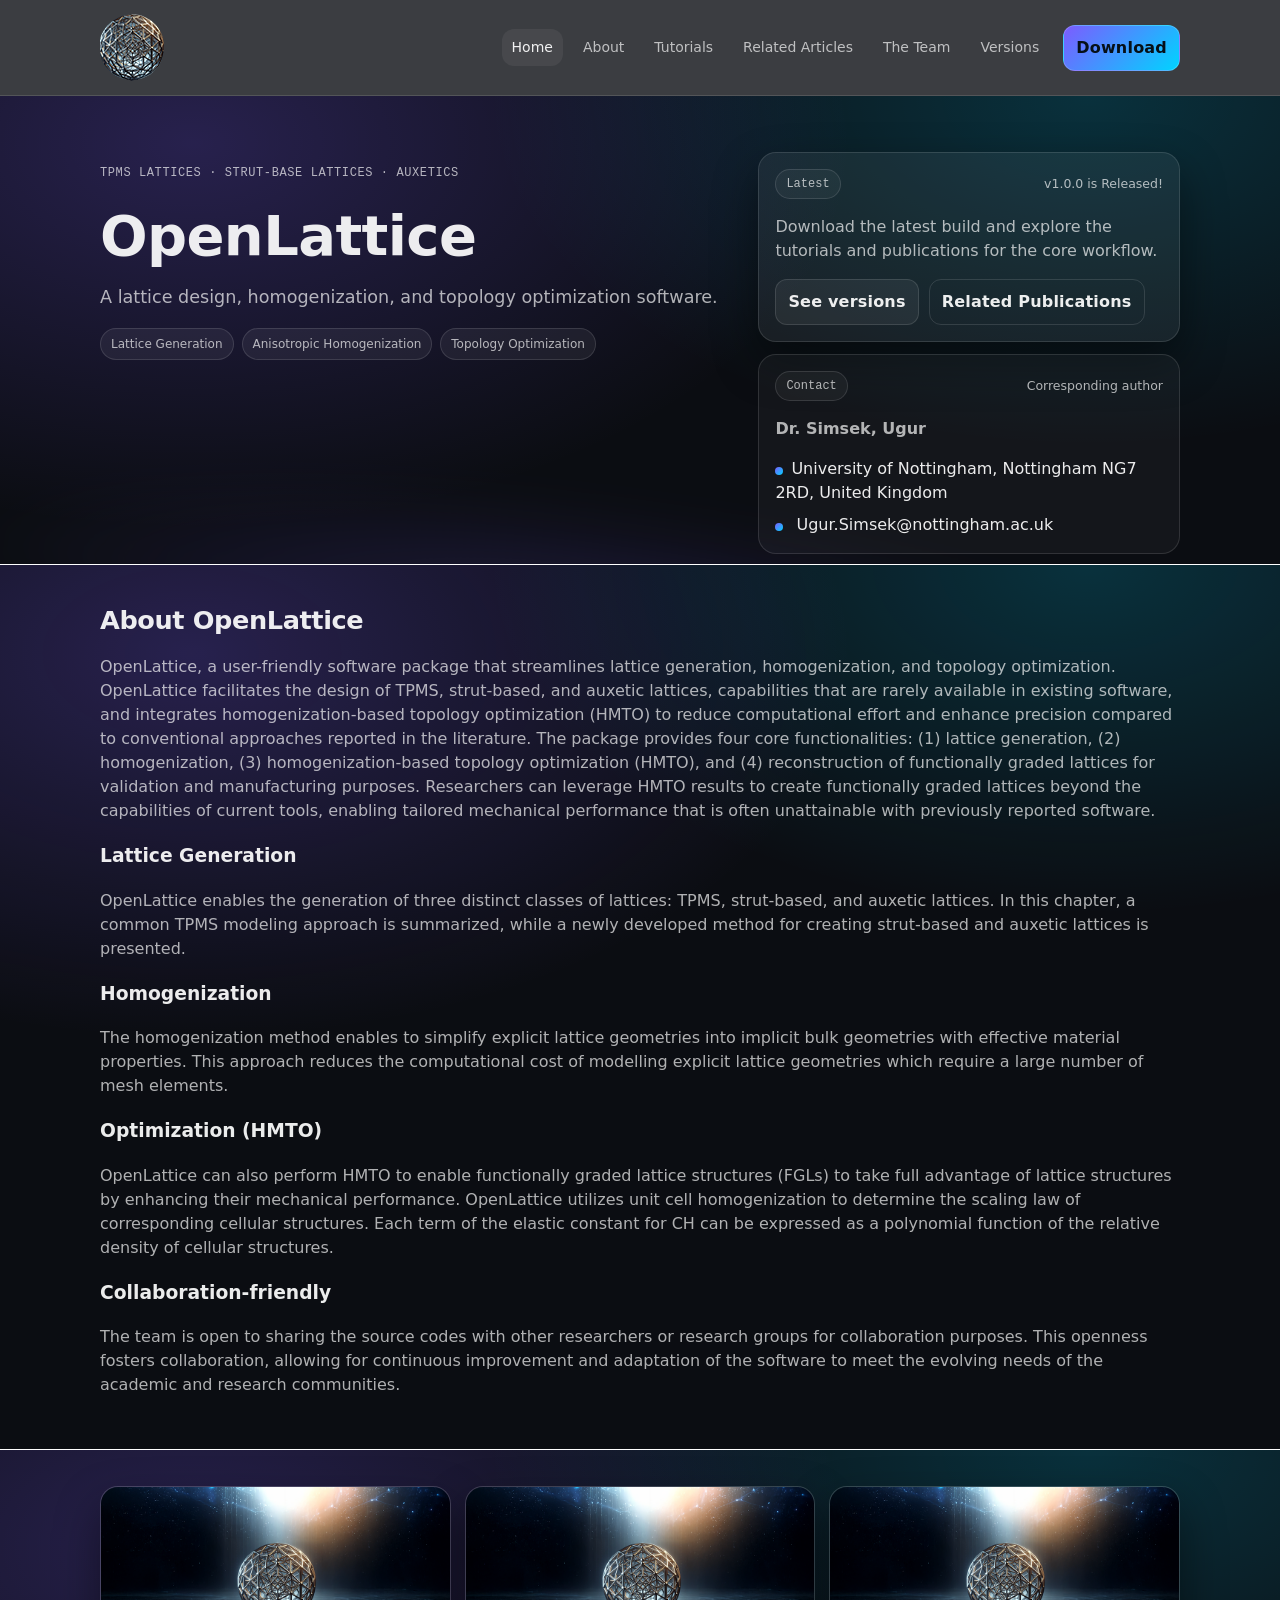
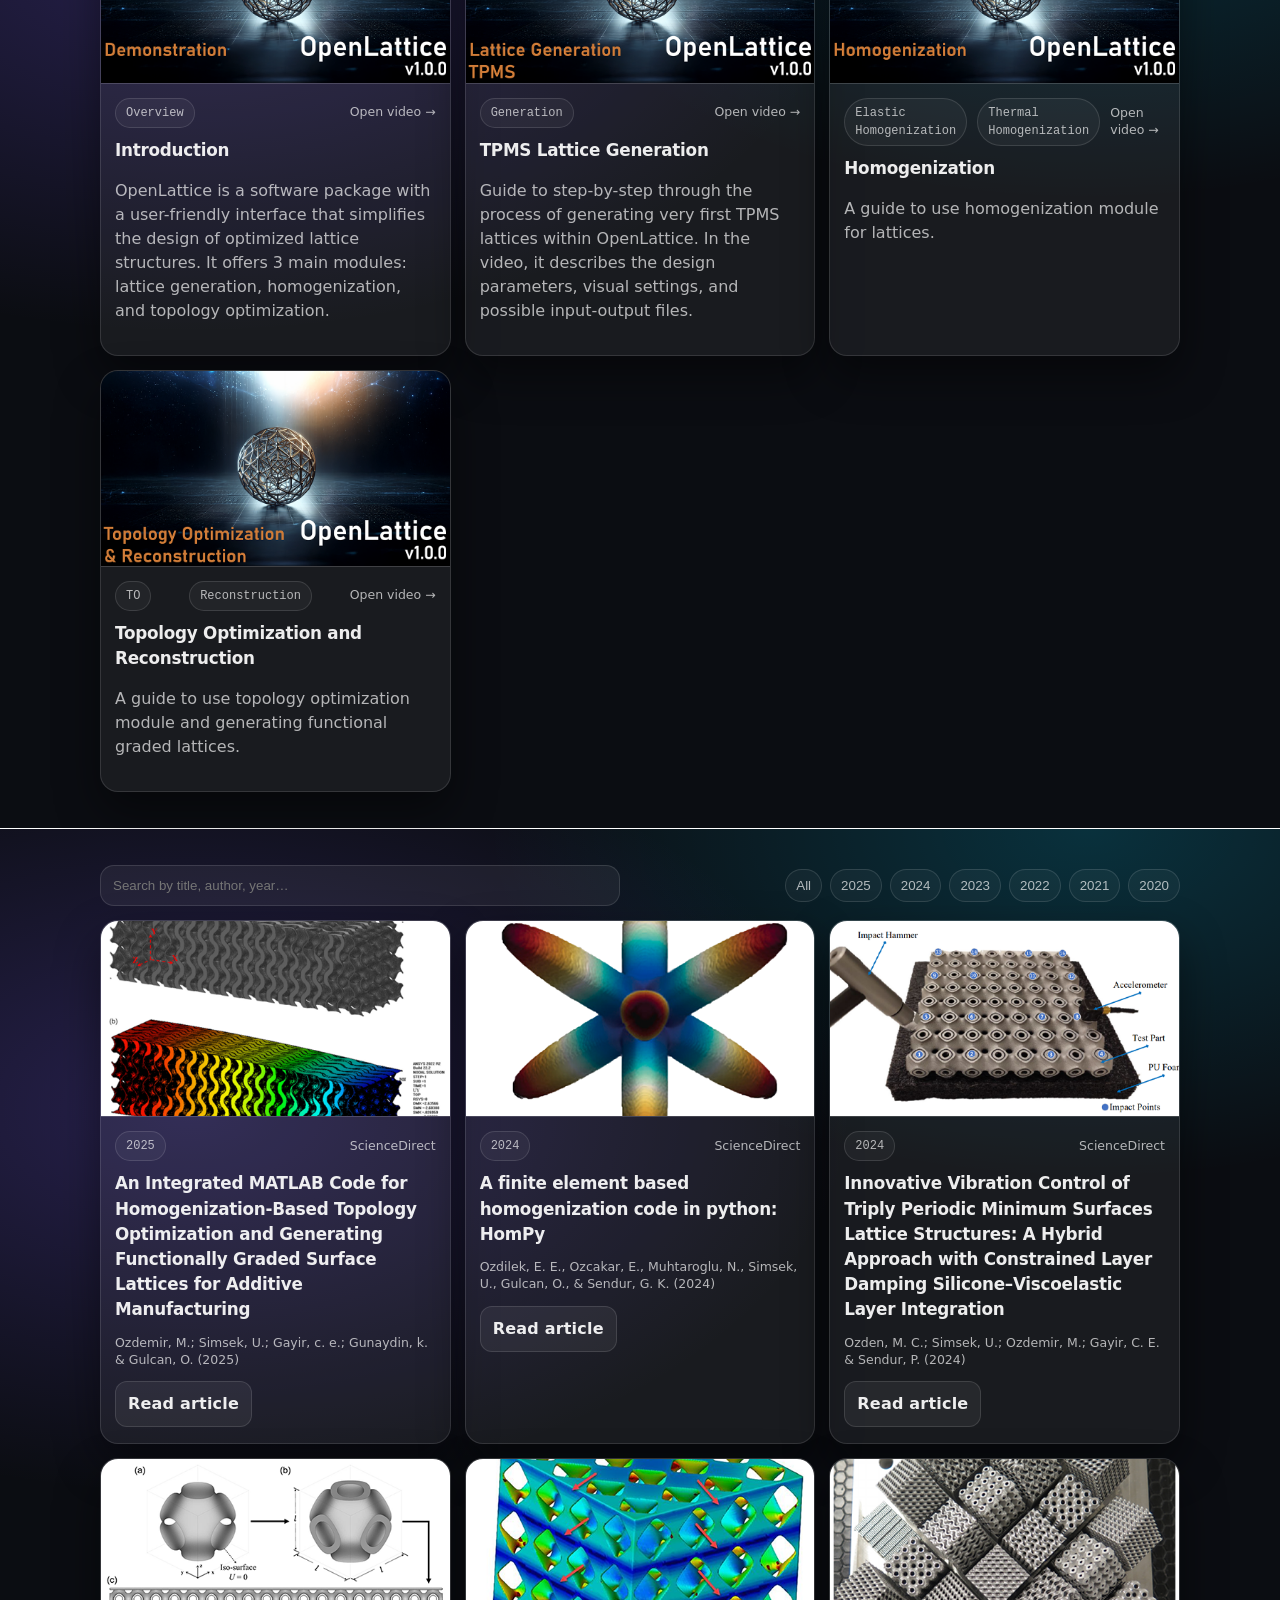
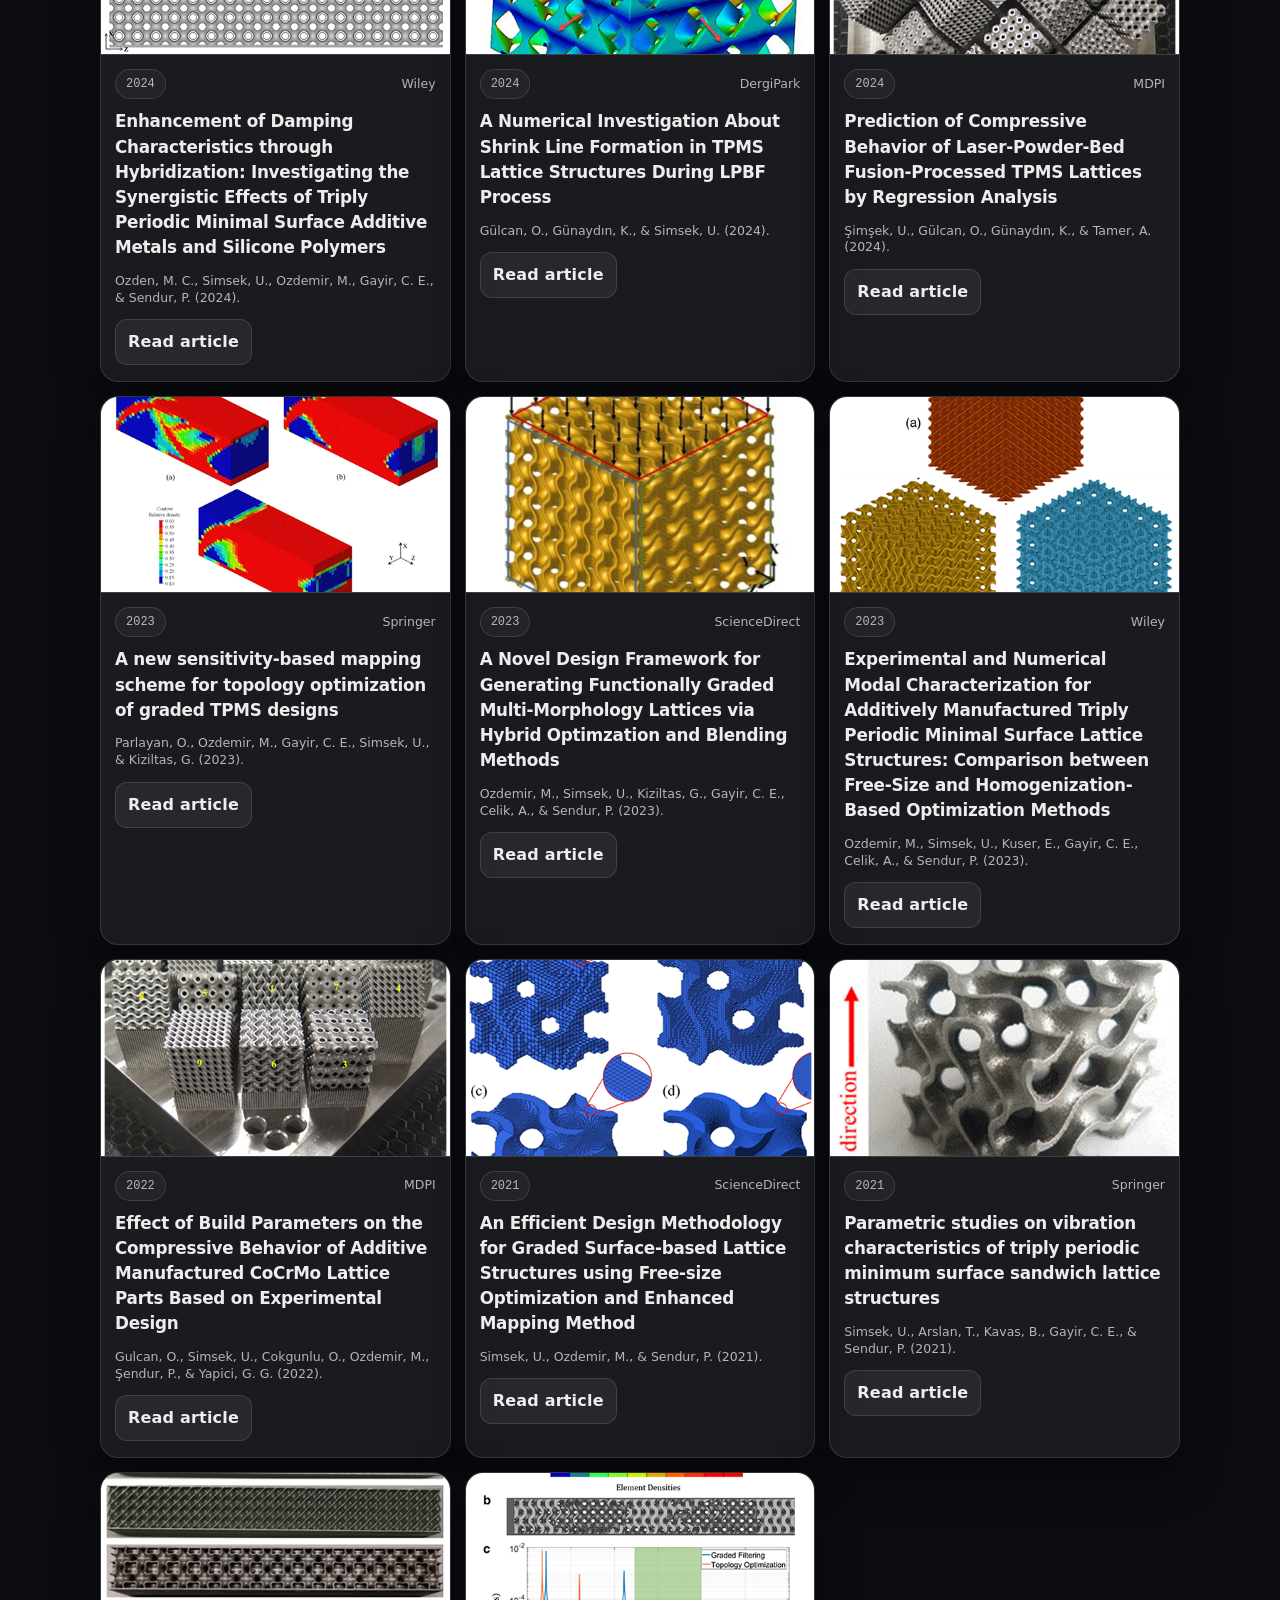
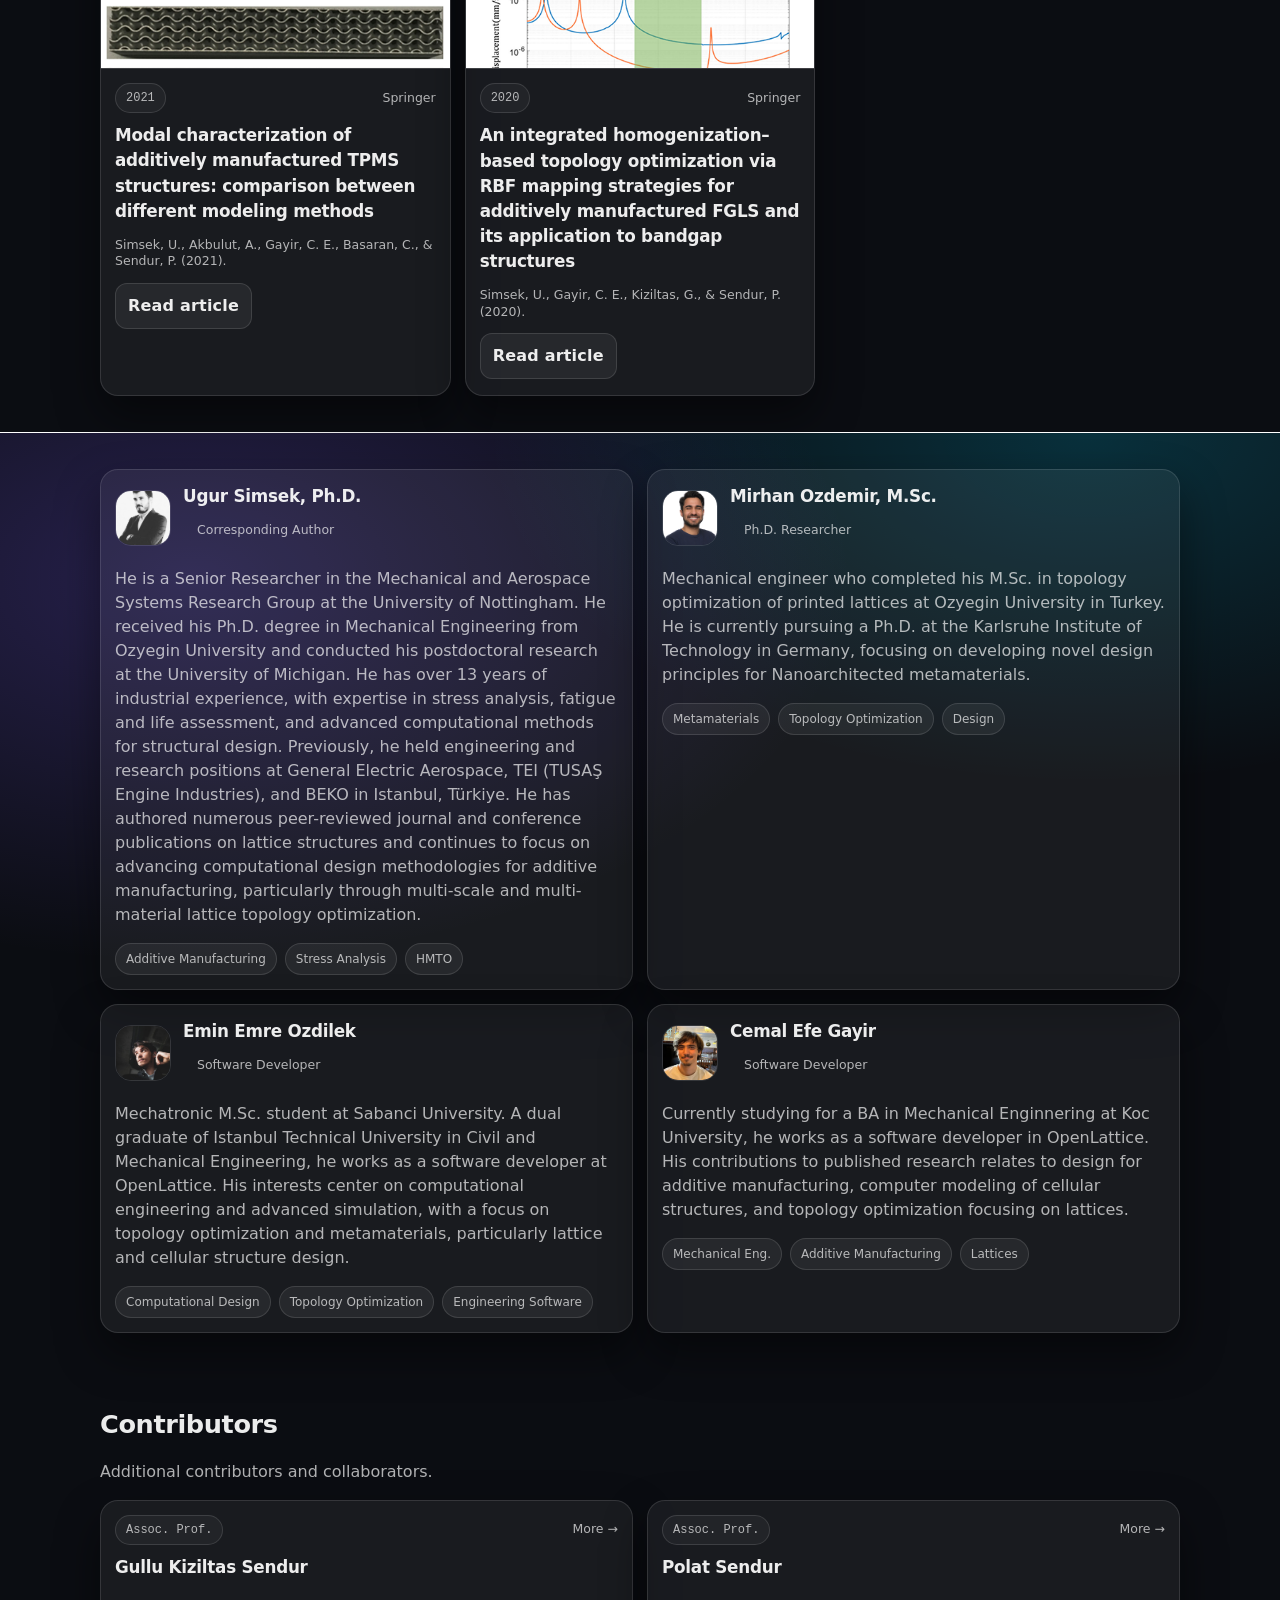
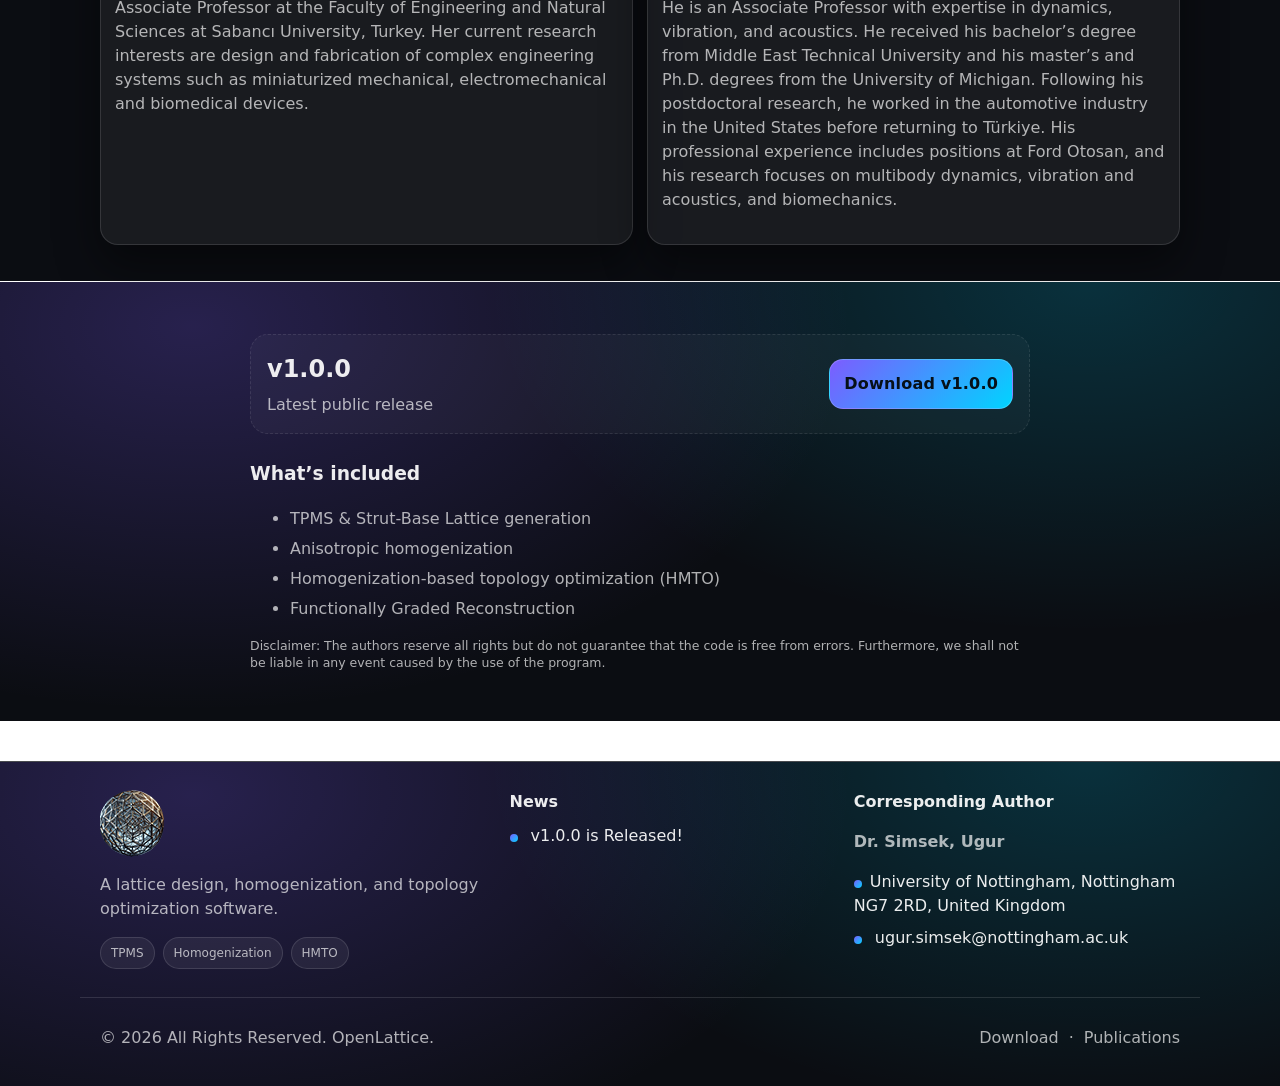
<file: index.html>
<!doctype html>
<html lang="en">
<head>
    <meta charset="utf-8"/>
    <meta content="width=device-width,initial-scale=1" name="viewport"/>
    <meta content="dark light" name="color-scheme"/>
    <title>OpenLattice</title>
    <meta content="OpenLattice – TPMS lattice design, homogenization, and optimization." name="description"/>
    <link crossorigin="" href="https://fonts.gstatic.com" rel="preconnect"/>
    <link href="assets/styles.css" rel="stylesheet"/>
    <script defer="" src="assets/site.js"></script>

    <style>
        /* One-page sections (SPA-style) */
        html {
            scroll-behavior: smooth;
        }

        @media (prefers-reduced-motion: reduce) {
            html {
                scroll-behavior: auto;
            }
        }

        .spa-section {
            scroll-margin-top: 96px;
            border-top: 1px solid rgba(255, 255, 255, .06);
        }

        .spa-toggle {
            width: 100%;
            text-align: left;
            background: transparent;
            border: 0;
            padding: 0;
            cursor: pointer;
        }

        .spa-toggle:focus-visible {
            outline: 2px solid rgba(255, 255, 255, .35);
            outline-offset: 6px;
            border-radius: 14px;
        }

        .spa-toggle-inner {
            display: flex;
            align-items: center;
            justify-content: space-between;
            gap: 1rem;
            padding: 1.2rem 0;
        }

        .spa-toggle h2 {
            margin: 0;
        }

        .spa-toggle .muted {
            margin: .25rem 0 0 0;
        }

        .spa-arrow {
            display: inline-flex;
            width: 42px;
            height: 42px;
            align-items: center;
            justify-content: center;
            border-radius: 999px;
            border: 1px solid rgba(255, 255, 255, .10);
            transition: transform .25s ease, background-color .25s ease;
        }

        .spa-section.is-open .spa-arrow {
            transform: rotate(180deg);
            background: rgba(255, 255, 255, .06);
        }

        .spa-content {
            max-height: 0;
            overflow: hidden;
            opacity: 0;
            transform: translateY(-8px);
            transition: max-height .55s ease, opacity .35s ease, transform .35s ease;
        }

        .spa-section.is-open .spa-content {
            max-height: 8000px;
            opacity: 1;
            transform: translateY(0);
        }

        @media (prefers-reduced-motion: reduce) {
            .spa-content, .spa-arrow {
                transition: none;
            }
        }

        /* Tame inner page-hero blocks when embedded */
        .spa-content .page-hero {
            padding-top: 1.8rem;
            padding-bottom: 1.4rem;
        }

        /* ==========================================================
           ALWAYS EXPANDED SECTIONS (NO MORE OPEN/CLOSE ACCORDIONS)
           ========================================================== */
        .spa-toggle {
            display: none !important;
        }

        .spa-content {
            max-height: none !important;
            overflow: visible !important;
            opacity: 1 !important;
            transform: none !important;
            transition: none !important;
        }

        /* ==========================================================
           ARTICLES PAGER (2-item carousel in default mode)
           ========================================================== */
        #articlePager {
            display: flex;
            align-items: center;
            gap: .6rem;
            margin-left: auto;
        }

        #articlePagerInfo {
            min-width: 96px;
            text-align: center;
        }

        /* ==========================================================
           SECTION-RESET GRADIENT BACKGROUND
           - Takes the gradient/background you set on <html>/<body>
           - Restarts it per top-level section (hero + each spa-section + footer)
           - Prevents "restarting" inside a long section
           ========================================================== */
        .hero, .spa-section, .site-footer {
            position: relative;
            isolation: isolate;
        }

        .hero::before,
        .spa-section::before,
        .site-footer::before {
            content: "";
            position: absolute;
            inset: 0;
            z-index: -1;
            pointer-events: none;

            background-color: var(--ol-section-bg-color, transparent);
            background-image: var(--ol-section-bg-image, none);

            /* keep your gradient consistent inside the section */
            background-repeat: var(--ol-section-bg-repeat, no-repeat);
            background-size: var(--ol-section-bg-size, 100% 100%);
            background-position: var(--ol-section-bg-position, top center);
            background-attachment: scroll;

            /* if you animate the gradient on body/html, git preserves it */
            animation-name: var(--ol-section-bg-anim-name, none);
            animation-duration: var(--ol-section-bg-anim-duration, 0s);
            animation-timing-function: var(--ol-section-bg-anim-timing, linear);
            animation-iteration-count: var(--ol-section-bg-anim-iter, 1);
            animation-direction: var(--ol-section-bg-anim-dir, normal);
            animation-fill-mode: var(--ol-section-bg-anim-fill, both);
        }

    </style>
</head>

<body>
<a class="skip" href="#content">Skip to content</a>

<header class="site-header" data-active="home">
    <div class="wrap header-inner">
        <a aria-label="OpenLattice home" class="brand" href="#home">
            <img alt="OpenLattice logo" class="logo" data-fallback="mark" src="images/logo.png"/>
        </a>

        <nav aria-label="Primary navigation" class="nav">
            <button aria-controls="nav-links" aria-expanded="false" class="nav-toggle" type="button">
                <span class="sr-only">Toggle menu</span>
                <span aria-hidden="true" class="burger"></span>
            </button>

            <div class="nav-links" id="nav-links">
                <a class="nav-link" data-key="home" href="#home">Home</a>
                <a class="nav-link" data-key="about" href="#about">About</a>
                <a class="nav-link" data-key="tutorials" href="#tutorials">Tutorials</a>
                <a class="nav-link" data-key="articles" href="#articles">Related Articles</a>
                <a class="nav-link" data-key="team" href="#team">The Team</a>
                <a class="nav-link" data-key="versions" href="#versions">Versions</a>
            </div>

            <a class="btn btn-primary btn-small"
               href="https://drive.google.com/drive/folders/1gREuPsOYKE9VTF8F9dK5JFAYSdkSBlb2?usp=sharing"
               rel="noreferrer" target="_blank">
                Download
            </a>
        </nav>
    </div>
</header>

<main id="content">
    <section class="hero" data-spa-home="true" id="home">
        <div class="wrap hero-grid">
            <div class="hero-copy">
                <p class="kicker">TPMS lattices · Strut-Base Lattices · Auxetics</p>
                <h1>OpenLattice</h1>
                <p class="lead">A lattice design, homogenization, and topology optimization software.</p>
                <div class="pill-row">
                    <span class="pill">Lattice Generation</span>
                    <span class="pill">Anisotropic Homogenization</span>
                    <span class="pill">Topology Optimization</span>
                </div>
            </div>

            <div class="hero-panel">
                <div class="panel">
                    <div class="panel-header">
                        <span class="badge">Latest</span>
                        <span class="muted tiny">v1.0.0 is Released!</span>
                    </div>
                    <p class="muted">Download the latest build and explore the tutorials and publications for the core
                        workflow.</p>
                    <div class="panel-actions">
                        <a class="btn btn-secondary btn-small" href="#versions">See versions</a>
                        <a class="btn btn-ghost btn-small" href="#articles">Related Publications</a>
                    </div>
                </div>

                <div class="panel subtle">
                    <div class="panel-header">
                        <span class="badge">Contact</span>
                        <span class="muted tiny">Corresponding author</span>
                    </div>
                    <p class="muted"><strong>Dr. Simsek, Ugur</strong>
                    </p>
                    <ul class="list">
                        <li><span class="dot"></span>University of Nottingham, Nottingham NG7 2RD, United Kingdom
                        </li>
                        <li><span class="dot"></span> <a
                                href="mailto:Ugur.Simsek@nottingham.ac.uk">Ugur.Simsek@nottingham.ac.uk</a></li>
                    </ul>
                </div>
            </div>
        </div>
        <div aria-hidden="true" class="bg-shape"></div>
    </section>

    <!-- ABOUT (always open) -->
    <section class="spa-section" id="about">
        <div class="wrap">
            <button aria-controls="panel-about" aria-expanded="true" class="spa-toggle" data-spa-toggle="about"
                    type="button">
                <div class="spa-toggle-inner">
                    <div><h2>About</h2>
                        <p class="muted">About OpenLattice: TPMS generation, homogenization, and HMTO.</p></div>
                    <span aria-hidden="true" class="spa-arrow">⌄</span>
                </div>
            </button>
        </div>

        <div aria-label="About" class="spa-content" id="panel-about" role="region">
            <section class="section">
                <div class="wrap">
                    <div class="section-head">
                        <h2>About OpenLattice</h2>
                        <p class="muted">
                            OpenLattice, a user-friendly software package that streamlines lattice generation,
                            homogenization, and topology optimization. OpenLattice facilitates the design of TPMS,
                            strut-based, and auxetic lattices, capabilities that are rarely available in existing
                            software, and integrates homogenization-based topology optimization (HMTO) to reduce
                            computational effort and enhance precision compared to conventional approaches reported
                            in the literature. The package provides four core functionalities: (1) lattice generation,
                            (2) homogenization, (3) homogenization-based topology optimization (HMTO), and (4)
                            reconstruction of functionally graded lattices for validation and manufacturing purposes.
                            Researchers can leverage HMTO results to create functionally graded lattices beyond the
                            capabilities of current tools, enabling tailored mechanical performance that is often
                            unattainable with previously reported software.
                        </p>
                        <h3>Lattice Generation</h3>
                        <p class="muted">
                            OpenLattice enables the generation of three distinct classes of lattices: TPMS,
                            strut-based, and auxetic lattices. In this chapter, a common TPMS modeling approach is
                            summarized, while a newly developed method for creating strut-based and auxetic lattices
                            is presented.
                        </p>
                        <h3>Homogenization</h3>
                        <p class="muted">
                            The homogenization method enables to simplify explicit lattice geometries into implicit
                            bulk
                            geometries with effective material properties. This approach reduces the computational
                            cost
                            of modelling explicit lattice geometries which require a large number of mesh elements.
                        </p>
                        <h3>Optimization (HMTO)</h3>
                        <p class="muted">
                            OpenLattice can also perform HMTO to enable functionally graded lattice structures
                            (FGLs)
                            to take full advantage of lattice structures by enhancing their mechanical performance.
                            OpenLattice utilizes unit cell homogenization to determine the scaling law of
                            corresponding
                            cellular structures. Each term of the elastic constant for CH can be expressed as a
                            polynomial
                            function of the relative density of cellular structures.
                        </p>
                        <h3>Collaboration-friendly</h3>
                        <p class="muted">
                            The team is open to sharing the source codes with other researchers or research groups
                            for collaboration purposes. This openness fosters collaboration, allowing for continuous
                            improvement and adaptation of the software to meet the evolving needs of the academic and
                            research communities.
                        </p>

                    </div>
                </div>
            </section>
        </div>
    </section>

    <!-- TUTORIALS (always open) -->
    <section class="spa-section" id="tutorials">
        <div class="wrap">
            <button aria-controls="panel-tutorials" aria-expanded="true" class="spa-toggle" data-spa-toggle="tutorials"
                    type="button">
                <div class="spa-toggle-inner">
                    <div><h2>Tutorials</h2>
                        <p class="muted">OpenLattice tutorials and video guides.</p></div>
                    <span aria-hidden="true" class="spa-arrow">⌄</span>
                </div>
            </button>
        </div>

        <div aria-label="Tutorials" class="spa-content" id="panel-tutorials" role="region">
            <section class="section">
                <div class="wrap">
                    <div class="grid grid-3">

                        <article class="card">
                            <a class="card-media"
                               href="https://drive.google.com/file/d/1EEl8gaHJxxmdqeR_3mqHklYLP59Zi4To/view?usp=sharing"
                               target="_blank" rel="noreferrer">
                                <img src="images/tutorials/Tutorial-1-demo.png" alt="Introduction thumbnail">
                            </a>
                            <div class="card-body">
                                <div class="card-top">
                                    <span class="badge">Overview</span>
                                    <a class="muted tiny"
                                       href="https://drive.google.com/file/d/1EEl8gaHJxxmdqeR_3mqHklYLP59Zi4To/view?usp=sharing"
                                       target="_blank" rel="noreferrer">Open video →</a>
                                </div>
                                <h3 class="card-title">Introduction</h3>
                                <p class="muted">
                                    OpenLattice is a software package with a user-friendly interface that simplifies the
                                    design of optimized
                                    lattice structures. It offers 3 main modules: lattice generation, homogenization,
                                    and topology optimization.
                                </p>
                            </div>
                        </article>

                        <article class="card">
                            <a class="card-media"
                               href="https://drive.google.com/file/d/1I6IEVKipvw6ZZ39MI9TYapkNTYcw_QXU/view?usp=sharing"
                               target="_blank" rel="noreferrer">
                                <img src="images/tutorials/Tutorial-2-latticegenerationntpms.png"
                                     alt="TPMS Lattice Generation thumbnail">
                            </a>
                            <div class="card-body">
                                <div class="card-top">
                                    <span class="badge">Generation</span>
                                    <a class="muted tiny"
                                       href="https://drive.google.com/file/d/1I6IEVKipvw6ZZ39MI9TYapkNTYcw_QXU/view?usp=sharing"
                                       target="_blank" rel="noreferrer">Open video →</a>
                                </div>
                                <h3 class="card-title">TPMS Lattice Generation</h3>
                                <p class="muted">
                                    Guide to step-by-step through the process of generating very first TPMS lattices
                                    within OpenLattice.
                                    In the video, it describes the design parameters, visual settings, and possible
                                    input-output files.
                                </p>
                            </div>
                        </article>

                        <article class="card">
                            <a class="card-media"
                               href="https://drive.google.com/file/d/1tUpXdf9-t7CAEe69dSIT0b4XK_wN7UpN/view?usp=sharing"
                               target="_blank" rel="noreferrer">
                                <img src="images/tutorials/Tutorial-4-homogenization.png"
                                     alt="Homogenization thumbnail">
                            </a>
                            <div class="card-body">
                                <div class="card-top">
                                    <span class="badge">Elastic Homogenization</span>
                                    <span class="badge">Thermal Homogenization</span>
                                    <a class="muted tiny"
                                       href="https://drive.google.com/file/d/1tUpXdf9-t7CAEe69dSIT0b4XK_wN7UpN/view?usp=sharing"
                                       target="_blank" rel="noreferrer">Open video →</a>
                                </div>
                                <h3 class="card-title">Homogenization</h3>
                                <p class="muted">A guide to use homogenization module for lattices.</p>
                            </div>
                        </article>

                        <article class="card">
                            <a class="card-media"
                               href="https://drive.google.com/file/d/1rOgcTIiGuE8zovv2UIhms9967XhrX_HF/view?usp=sharing"
                               target="_blank" rel="noreferrer">
                                <img src="images/tutorials/Tutorial-5-topologyoptimizationandreconstruction.png"
                                     alt="Homogenization thumbnail">
                            </a>
                            <div class="card-body">
                                <div class="card-top">
                                    <span class="badge">TO</span>
                                    <span class="badge">Reconstruction</span>
                                    <a class="muted tiny"
                                       href="https://drive.google.com/file/d/1rOgcTIiGuE8zovv2UIhms9967XhrX_HF/view?usp=sharing"
                                       target="_blank" rel="noreferrer">Open video →</a>
                                </div>
                                <h3 class="card-title">Topology Optimization and Reconstruction</h3>
                                <p class="muted">
                                    A guide to use topology optimization module and generating functional graded
                                    lattices.
                                </p>
                            </div>
                        </article>

                    </div>
                </div>
            </section>
        </div>
    </section>

    <!-- ARTICLES (special behavior: default 2 items + arrows, filters show all) -->
    <section class="spa-section" id="articles">
        <div class="wrap">
            <button aria-controls="panel-articles" aria-expanded="true" class="spa-toggle" data-spa-toggle="articles"
                    type="button">
                <div class="spa-toggle-inner">
                    <div><h2>Related Articles</h2>
                        <p class="muted">Publications related to OpenLattice and TPMS lattice structures.</p></div>
                    <span aria-hidden="true" class="spa-arrow">⌄</span>
                </div>
            </button>
        </div>

        <div aria-label="Related Articles" class="spa-content" id="panel-articles" role="region">
            <section class="section">
                <div class="wrap">
                    <div class="toolbar">
                        <label class="search">
                            <span class="sr-only">Search articles</span>
                            <input autocomplete="off" id="articleSearch" placeholder="Search by title, author, year…"
                                   type="search"/>
                        </label>

                        <div class="filters">
                            <!-- NOTE: no default active chip -->
                            <button class="chip" data-year="all" type="button">All</button>
                            <button class="chip" data-year="2025" type="button">2025</button>
                            <button class="chip" data-year="2024" type="button">2024</button>
                            <button class="chip" data-year="2023" type="button">2023</button>
                            <button class="chip" data-year="2022" type="button">2022</button>
                            <button class="chip" data-year="2021" type="button">2021</button>
                            <button class="chip" data-year="2020" type="button">2020</button>
                        </div>
                    </div>

                    <div class="grid grid-3" id="articleGrid">
                        <div class="filter-item"
                             data-text="an integrated matlab code for homogenization-based topology optimization and generating functionally graded surface lattices for additive manufacturing ozdemir, m.; simsek, u.; gayir, c. e.; gunaydin, k. &amp; gulcan, o. (2025) 2025"
                             data-year="2025">
                            <article class="card card-article">
                                <a class="card-media"
                                   href="https://advanced.onlinelibrary.wiley.com/doi/10.1002/adem.202402567"
                                   rel="noreferrer" target="_blank">
                                    <img alt="An Integrated MATLAB Code for Homogenization-Based Topology Optimization and Generating Functionally Graded Surface Lattices for Additive Manufacturing"
                                         src="images/article_pictures/an_integrated_matlab_code_for_hmto.png"/>
                                </a>
                                <div class="card-body">
                                    <div class="card-top">
                                        <span class="badge">2025</span>
                                        <span class="muted tiny">ScienceDirect</span>
                                    </div>
                                    <h3 class="card-title">An Integrated MATLAB Code for Homogenization-Based Topology
                                        Optimization and Generating Functionally Graded Surface Lattices for
                                        Additive Manufacturing</h3>
                                    <p class="muted tiny">Ozdemir, M.; Simsek, U.; Gayir, c. e.; Gunaydin, k. &amp;
                                        Gulcan, O. (2025)</p>
                                    <div class="card-actions">
                                        <a class="btn btn-secondary btn-small"
                                           href="https://advanced.onlinelibrary.wiley.com/doi/10.1002/adem.202402567"
                                           rel="noreferrer" target="_blank">Read article</a>
                                    </div>
                                </div>
                            </article>
                        </div>
                        <div class="filter-item"
                             data-text="a finite element based homogenization code in python: hompy ozdilek, e. e., ozcakar, e., muhtaroglu, n., simsek, u., gulcan, o., &amp; sendur, g. k. (2024) 2024"
                             data-year="2024">
                            <article class="card card-article">
                                <a class="card-media"
                                   href="https://www.sciencedirect.com/science/article/pii/S0965997824000814?casa_token=uAC5aIOU7xwAAAAA:VZswxsVjhp6vDMMdfpNf7w16MmiKs6f5b2-D-LODDngvNSDVevD6GNSnXk2ChhEEF_fs3W6WPISG"
                                   rel="noreferrer" target="_blank">
                                    <img alt="A finite element based homogenization code in python: HomPy cover"
                                         src="images/article_pictures/hompy.png"/>
                                </a>
                                <div class="card-body">
                                    <div class="card-top">
                                        <span class="badge">2024</span>
                                        <span class="muted tiny">ScienceDirect</span>
                                    </div>
                                    <h3 class="card-title">A finite element based homogenization code in python:
                                        HomPy</h3>
                                    <p class="muted tiny">Ozdilek, E. E., Ozcakar, E., Muhtaroglu, N., Simsek, U.,
                                        Gulcan, O., &amp; Sendur, G. K. (2024)</p>
                                    <div class="card-actions">
                                        <a class="btn btn-secondary btn-small"
                                           href="https://www.sciencedirect.com/science/article/pii/S0965997824000814?casa_token=uAC5aIOU7xwAAAAA:VZswxsVjhp6vDMMdfpNf7w16MmiKs6f5b2-D-LODDngvNSDVevD6GNSnXk2ChhEEF_fs3W6WPISG"
                                           rel="noreferrer" target="_blank">Read article</a>
                                    </div>
                                </div>
                            </article>
                        </div>
                        <div class="filter-item"
                             data-text="Innovative Vibration Control of Triply Periodic Minimum Surfaces Lattice Structures: A Hybrid Approach with Constrained Layer Damping Silicone–Viscoelastic Layer Integration ozden, m. c.; simsek, u.; ozdemir, m.; gayir, c. e. &amp; sendur, p. (2024) 2024"
                             data-year="2024">
                            <article class="card card-article">
                                <a class="card-media"
                                   href="https://advanced.onlinelibrary.wiley.com/doi/epdf/10.1002/adem.202401851"
                                   rel="noreferrer" target="_blank">
                                    <img alt="Innovative Vibration Control of Triply Periodic Minimum Surfaces Lattice Structures: A Hybrid Approach with Constrained Layer Damping Silicone–Viscoelastic Layer Integration"
                                         src="images/article_pictures/inovative_vibration.png"/>
                                </a>
                                <div class="card-body">
                                    <div class="card-top">
                                        <span class="badge">2024</span>
                                        <span class="muted tiny">ScienceDirect</span>
                                    </div>
                                    <h3 class="card-title">Innovative Vibration Control of Triply Periodic Minimum
                                        Surfaces Lattice Structures: A Hybrid Approach with Constrained Layer Damping
                                        Silicone–Viscoelastic Layer Integration</h3>
                                    <p class="muted tiny">Ozden, M. C.; Simsek, U.; Ozdemir, M.; Gayir, C. E. &amp;
                                        Sendur, P. (2024)</p>
                                    <div class="card-actions">
                                        <a class="btn btn-secondary btn-small"
                                           href="https://advanced.onlinelibrary.wiley.com/doi/epdf/10.1002/adem.202401851"
                                           rel="noreferrer" target="_blank">Read article</a>
                                    </div>
                                </div>
                            </article>
                        </div>

                        <div class="filter-item"
                             data-text="enhancement of damping characteristics through hybridization: investigating the synergistic effects of triply periodic minimal surface additive metals and silicone polymers ozden, m. c., simsek, u., ozdemir, m., gayir, c. e., &amp; sendur, p. (2024). 2024"
                             data-year="2024">
                            <article class="card card-article">
                                <a class="card-media"
                                   href="https://onlinelibrary.wiley.com/doi/full/10.1002/adem.202302181"
                                   rel="noreferrer" target="_blank">
                                    <img alt="Enhancement of Damping Characteristics through Hybridization cover"
                                         src="images/article_pictures/enhancement.png"/>
                                </a>
                                <div class="card-body">
                                    <div class="card-top">
                                        <span class="badge">2024</span>
                                        <span class="muted tiny">Wiley</span>
                                    </div>
                                    <h3 class="card-title">Enhancement of Damping Characteristics through Hybridization:
                                        Investigating the Synergistic Effects of Triply Periodic Minimal Surface
                                        Additive Metals and Silicone Polymers</h3>
                                    <p class="muted tiny">Ozden, M. C., Simsek, U., Ozdemir, M., Gayir, C. E., &amp;
                                        Sendur, P. (2024).</p>
                                    <div class="card-actions">
                                        <a class="btn btn-secondary btn-small"
                                           href="https://onlinelibrary.wiley.com/doi/full/10.1002/adem.202302181"
                                           rel="noreferrer" target="_blank">Read article</a>
                                    </div>
                                </div>
                            </article>
                        </div>

                        <div class="filter-item"
                             data-text="a numerical investigation about shrink line formation in tpms lattice structures during lpbf process gülcan, o., günaydın, k., &amp; simsek, u. (2024). 2024"
                             data-year="2024">
                            <article class="card card-article">
                                <a class="card-media" href="https://dergipark.org.tr/en/pub/matim/issue/84853/1370140"
                                   rel="noreferrer" target="_blank">
                                    <img alt="A Numerical Investigation About Shrink Line Formation cover"
                                         src="images/article_pictures/a_numerical_investigation.png"/>
                                </a>
                                <div class="card-body">
                                    <div class="card-top">
                                        <span class="badge">2024</span>
                                        <span class="muted tiny">DergiPark</span>
                                    </div>
                                    <h3 class="card-title">A Numerical Investigation About Shrink Line Formation in TPMS
                                        Lattice Structures During LPBF Process</h3>
                                    <p class="muted tiny">Gülcan, O., Günaydın, K., &amp; Simsek, U. (2024).</p>
                                    <div class="card-actions">
                                        <a class="btn btn-secondary btn-small"
                                           href="https://dergipark.org.tr/en/pub/matim/issue/84853/1370140"
                                           rel="noreferrer" target="_blank">Read article</a>
                                    </div>
                                </div>
                            </article>
                        </div>

                        <div class="filter-item"
                             data-text="prediction of compressive behavior of laser-powder-bed fusion-processed tpms lattices by regression analysis şimşek, u., gülcan, o., günaydın, k., &amp; tamer, a. (2024). 2024"
                             data-year="2024">
                            <article class="card card-article">
                                <a class="card-media" href="https://www.mdpi.com/2504-4494/8/1/16" rel="noreferrer"
                                   target="_blank">
                                    <img alt="Prediction of Compressive Behavior cover"
                                         src="images/article_pictures/prediction_of_compressive.png"/>
                                </a>
                                <div class="card-body">
                                    <div class="card-top">
                                        <span class="badge">2024</span>
                                        <span class="muted tiny">MDPI</span>
                                    </div>
                                    <h3 class="card-title">Prediction of Compressive Behavior of Laser-Powder-Bed
                                        Fusion-Processed TPMS Lattices by Regression Analysis</h3>
                                    <p class="muted tiny">Şimşek, U., Gülcan, O., Günaydın, K., &amp; Tamer, A.
                                        (2024).</p>
                                    <div class="card-actions">
                                        <a class="btn btn-secondary btn-small"
                                           href="https://www.mdpi.com/2504-4494/8/1/16"
                                           rel="noreferrer" target="_blank">Read article</a>
                                    </div>
                                </div>
                            </article>
                        </div>

                        <div class="filter-item"
                             data-text="a new sensitivity-based mapping scheme for topology optimization of graded tpms designs parlayan, o., ozdemir, m., gayir, c. e., simsek, u., &amp; kiziltas, g. (2023). 2023"
                             data-year="2023">
                            <article class="card card-article">
                                <a class="card-media"
                                   href="https://link.springer.com/article/10.1007/s00170-023-12439-1" rel="noreferrer"
                                   target="_blank">
                                    <img alt="A new sensitivity-based mapping scheme cover"
                                         src="images/article_pictures/a_new_sensivity_based.png"/>
                                </a>
                                <div class="card-body">
                                    <div class="card-top">
                                        <span class="badge">2023</span>
                                        <span class="muted tiny">Springer</span>
                                    </div>
                                    <h3 class="card-title">A new sensitivity-based mapping scheme for topology
                                        optimization of graded TPMS designs</h3>
                                    <p class="muted tiny">Parlayan, O., Ozdemir, M., Gayir, C. E., Simsek, U., &amp;
                                        Kiziltas, G. (2023).</p>
                                    <div class="card-actions">
                                        <a class="btn btn-secondary btn-small"
                                           href="https://link.springer.com/article/10.1007/s00170-023-12439-1"
                                           rel="noreferrer" target="_blank">Read article</a>
                                    </div>
                                </div>
                            </article>
                        </div>

                        <div class="filter-item"
                             data-text="a novel design framework for generating functionally graded multi-morphology lattices via hybrid optimzation and blending methods ozdemir, m., simsek, u., kiziltas, g., gayir, c. e., celik, a., &amp; sendur, p. (2023). 2023"
                             data-year="2023">
                            <article class="card card-article">
                                <a class="card-media"
                                   href="https://www.sciencedirect.com/science/article/pii/S2214860423001732?casa_token=ZQN9JOJRayQAAAAA:1yokn7Tv8HDAwabVUs7G2videVDY7zYK2bc27q-uFHZGhjf9j3ogUt3-gLWk4UAxM-8UJDslgvva"
                                   rel="noreferrer" target="_blank">
                                    <img alt="A Novel Design Framework cover"
                                         src="images/article_pictures/a_novel_design_framework.png"/>
                                </a>
                                <div class="card-body">
                                    <div class="card-top">
                                        <span class="badge">2023</span>
                                        <span class="muted tiny">ScienceDirect</span>
                                    </div>
                                    <h3 class="card-title">A Novel Design Framework for Generating Functionally Graded
                                        Multi-Morphology Lattices via Hybrid Optimzation and Blending Methods</h3>
                                    <p class="muted tiny">Ozdemir, M., Simsek, U., Kiziltas, G., Gayir, C. E., Celik,
                                        A., &amp; Sendur, P. (2023).</p>
                                    <div class="card-actions">
                                        <a class="btn btn-secondary btn-small"
                                           href="https://www.sciencedirect.com/science/article/pii/S2214860423001732?casa_token=ZQN9JOJRayQAAAAA:1yokn7Tv8HDAwabVUs7G2videVDY7zYK2bc27q-uFHZGhjf9j3ogUt3-gLWk4UAxM-8UJDslgvva"
                                           rel="noreferrer" target="_blank">Read article</a>
                                    </div>
                                </div>
                            </article>
                        </div>

                        <div class="filter-item"
                             data-text="experimental and numerical modal characterization for additively manufactured triply periodic minimal surface lattice structures: comparison between free‐size and homogenization‐based optimization methods ozdemir, m., simsek, u., kuser, e., gayir, c. e., celik, a., &amp; sendur, p. (2023). 2023"
                             data-year="2023">
                            <article class="card card-article">
                                <a class="card-media"
                                   href="https://onlinelibrary.wiley.com/doi/full/10.1002/adem.202201811"
                                   rel="noreferrer" target="_blank">
                                    <img alt="Experimental and Numerical Modal Characterization cover"
                                         src="images/article_pictures/experimental_and_nodal.png"/>
                                </a>
                                <div class="card-body">
                                    <div class="card-top">
                                        <span class="badge">2023</span>
                                        <span class="muted tiny">Wiley</span>
                                    </div>
                                    <h3 class="card-title">Experimental and Numerical Modal Characterization for
                                        Additively Manufactured Triply Periodic Minimal Surface Lattice Structures:
                                        Comparison between Free‐Size and Homogenization‐Based Optimization Methods</h3>
                                    <p class="muted tiny">Ozdemir, M., Simsek, U., Kuser, E., Gayir, C. E., Celik, A.,
                                        &amp; Sendur, P. (2023).</p>
                                    <div class="card-actions">
                                        <a class="btn btn-secondary btn-small"
                                           href="https://onlinelibrary.wiley.com/doi/full/10.1002/adem.202201811"
                                           rel="noreferrer" target="_blank">Read article</a>
                                    </div>
                                </div>
                            </article>
                        </div>

                        <div class="filter-item"
                             data-text="effect of build parameters on the compressive behavior of additive manufactured cocrmo lattice parts based on experimental design gulcan, o., simsek, u., cokgunlu, o., ozdemir, m., şendur, p., &amp; yapici, g. g. (2022). 2022"
                             data-year="2022">
                            <article class="card card-article">
                                <a class="card-media" href="https://www.mdpi.com/2075-4701/12/7/1104" rel="noreferrer"
                                   target="_blank">
                                    <img alt="Effect of Build Parameters cover"
                                         src="images/article_pictures/effect_of_build_parameters.png"/>
                                </a>
                                <div class="card-body">
                                    <div class="card-top">
                                        <span class="badge">2022</span>
                                        <span class="muted tiny">MDPI</span>
                                    </div>
                                    <h3 class="card-title">Effect of Build Parameters on the Compressive Behavior of
                                        Additive Manufactured CoCrMo Lattice Parts Based on Experimental Design</h3>
                                    <p class="muted tiny">Gulcan, O., Simsek, U., Cokgunlu, O., Ozdemir, M., Şendur, P.,
                                        &amp; Yapici, G. G. (2022).</p>
                                    <div class="card-actions">
                                        <a class="btn btn-secondary btn-small"
                                           href="https://www.mdpi.com/2075-4701/12/7/1104"
                                           rel="noreferrer" target="_blank">Read article</a>
                                    </div>
                                </div>
                            </article>
                        </div>

                        <div class="filter-item"
                             data-text="an efficient design methodology for graded surface-based lattice structures using free-size optimization and enhanced mapping method simsek, u., ozdemir, m., &amp; sendur, p. (2021). 2021"
                             data-year="2021">
                            <article class="card card-article">
                                <a class="card-media"
                                   href="https://www.sciencedirect.com/science/article/pii/S0264127521005943"
                                   rel="noreferrer" target="_blank">
                                    <img alt="An Efficient Design Methodology cover"
                                         src="images/article_pictures/an_efficient_design_methodology.png"/>
                                </a>
                                <div class="card-body">
                                    <div class="card-top">
                                        <span class="badge">2021</span>
                                        <span class="muted tiny">ScienceDirect</span>
                                    </div>
                                    <h3 class="card-title">An Efficient Design Methodology for Graded Surface-based
                                        Lattice Structures using Free-size Optimization and Enhanced Mapping Method</h3>
                                    <p class="muted tiny">Simsek, U., Ozdemir, M., &amp; Sendur, P. (2021).</p>
                                    <div class="card-actions">
                                        <a class="btn btn-secondary btn-small"
                                           href="https://www.sciencedirect.com/science/article/pii/S0264127521005943"
                                           rel="noreferrer" target="_blank">Read article</a>
                                    </div>
                                </div>
                            </article>
                        </div>

                        <div class="filter-item"
                             data-text="parametric studies on vibration characteristics of triply periodic minimum surface sandwich lattice structures simsek, u., arslan, t., kavas, b., gayir, c. e., &amp; sendur, p. (2021). 2021"
                             data-year="2021">
                            <article class="card card-article">
                                <a class="card-media"
                                   href="https://link.springer.com/article/10.1007/s00170-020-06136-6" rel="noreferrer"
                                   target="_blank">
                                    <img alt="Parametric studies on vibration characteristics cover"
                                         src="images/article_pictures/parametric.png"/>
                                </a>
                                <div class="card-body">
                                    <div class="card-top">
                                        <span class="badge">2021</span>
                                        <span class="muted tiny">Springer</span>
                                    </div>
                                    <h3 class="card-title">Parametric studies on vibration characteristics of triply
                                        periodic minimum surface sandwich lattice structures</h3>
                                    <p class="muted tiny">Simsek, U., Arslan, T., Kavas, B., Gayir, C. E., &amp; Sendur,
                                        P. (2021).</p>
                                    <div class="card-actions">
                                        <a class="btn btn-secondary btn-small"
                                           href="https://link.springer.com/article/10.1007/s00170-020-06136-6"
                                           rel="noreferrer" target="_blank">Read article</a>
                                    </div>
                                </div>
                            </article>
                        </div>

                        <div class="filter-item"
                             data-text="modal characterization of additively manufactured tpms structures: comparison between different modeling methods simsek, u., akbulut, a., gayir, c. e., basaran, c., &amp; sendur, p. (2021). 2021"
                             data-year="2021">
                            <article class="card card-article">
                                <a class="card-media"
                                   href="https://link.springer.com/article/10.1007/s00170-020-06174-0" rel="noreferrer"
                                   target="_blank">
                                    <img alt="Modal characterization of additively manufactured TPMS structures cover"
                                         src="images/article_pictures/modal.png"/>
                                </a>
                                <div class="card-body">
                                    <div class="card-top">
                                        <span class="badge">2021</span>
                                        <span class="muted tiny">Springer</span>
                                    </div>
                                    <h3 class="card-title">Modal characterization of additively manufactured TPMS
                                        structures: comparison between different modeling methods</h3>
                                    <p class="muted tiny">Simsek, U., Akbulut, A., Gayir, C. E., Basaran, C., &amp;
                                        Sendur, P. (2021).</p>
                                    <div class="card-actions">
                                        <a class="btn btn-secondary btn-small"
                                           href="https://link.springer.com/article/10.1007/s00170-020-06174-0"
                                           rel="noreferrer" target="_blank">Read article</a>
                                    </div>
                                </div>
                            </article>
                        </div>

                        <div class="filter-item"
                             data-text="an integrated homogenization–based topology optimization via rbf mapping strategies for additively manufactured fgls and its application to bandgap structures simsek, u., gayir, c. e., kiziltas, g., &amp; sendur, p. (2020). 2020"
                             data-year="2020">
                            <article class="card card-article">
                                <a class="card-media"
                                   href="https://link.springer.com/article/10.1007/s00170-020-06207-8" rel="noreferrer"
                                   target="_blank">
                                    <img alt="An integrated homogenization–based topology optimization cover"
                                         src="images/article_pictures/an_integrated.png"/>
                                </a>
                                <div class="card-body">
                                    <div class="card-top">
                                        <span class="badge">2020</span>
                                        <span class="muted tiny">Springer</span>
                                    </div>
                                    <h3 class="card-title">An integrated homogenization–based topology optimization via
                                        RBF mapping strategies for additively manufactured FGLS and its application to
                                        bandgap structures</h3>
                                    <p class="muted tiny">Simsek, U., Gayir, C. E., Kiziltas, G., &amp; Sendur, P.
                                        (2020).</p>
                                    <div class="card-actions">
                                        <a class="btn btn-secondary btn-small"
                                           href="https://link.springer.com/article/10.1007/s00170-020-06207-8"
                                           rel="noreferrer" target="_blank">Read article</a>
                                    </div>
                                </div>
                            </article>
                        </div>

                    </div>
                </div>
            </section>
        </div>
    </section>

    <!-- TEAM (always open) -->
    <section class="spa-section" id="team">
        <div class="wrap">
            <button aria-controls="panel-team" aria-expanded="true" class="spa-toggle" data-spa-toggle="team"
                    type="button">
                <div class="spa-toggle-inner">
                    <div><h2>The Team</h2>
                        <p class="muted">Meet the OpenLattice team.</p></div>
                    <span aria-hidden="true" class="spa-arrow">⌄</span>
                </div>
            </button>
        </div>

        <div aria-label="The Team" class="spa-content" id="panel-team" role="region">
            <section class="section">
                <div class="wrap">
                    <div class="grid grid-2">
                        <article class="card person">
                            <div class="person-top">
                                <img alt="Ugur Simsek, Ph.D. photo" class="avatar"
                                     src="images/profiles/photo_ugur.jpg"/>
                                <div>
                                    <h3 class="card-title">Ugur Simsek, Ph.D.</h3>
                                    <p class="muted tiny">Corresponding Author</p>
                                </div>
                            </div>
                            <p class="muted">
                                He is a Senior Researcher in the Mechanical and Aerospace Systems Research Group at the
                                University of Nottingham. He received his Ph.D. degree in Mechanical Engineering from
                                Ozyegin University and conducted his postdoctoral research at the University of
                                Michigan. He has over 13 years of industrial experience, with expertise in stress
                                analysis, fatigue and life assessment, and advanced computational methods for structural
                                design. Previously, he held engineering and research positions at General Electric
                                Aerospace, TEI (TUSAŞ Engine Industries), and BEKO in Istanbul, Türkiye. He has authored
                                numerous peer-reviewed journal and conference publications on lattice structures and
                                continues to focus on advancing computational design methodologies for additive
                                manufacturing, particularly through multi-scale and multi-material lattice topology
                                optimization.
                            </p>
                            <div class="pill-row">
                                <span class="pill">Additive Manufacturing</span><span
                                    class="pill">Stress Analysis</span><span class="pill">HMTO</span>
                            </div>
                        </article>
                        <article class="card person">
                            <div class="person-top">
                                <img alt="Mirhan Ozdemir, M.Sc. photo" class="avatar"
                                     src="images/profiles/photo_mirhan.png"/>
                                <div>
                                    <h3 class="card-title">Mirhan Ozdemir, M.Sc.</h3>
                                    <p class="muted tiny">Ph.D. Researcher</p>
                                </div>
                            </div>
                            <p class="muted">
                                Mechanical engineer who completed his M.Sc. in topology optimization of printed lattices
                                at Ozyegin
                                University in Turkey. He is currently pursuing a Ph.D. at the Karlsruhe Institute of
                                Technology in
                                Germany, focusing on developing novel design principles for Nanoarchitected
                                metamaterials.
                            </p>
                            <div class="pill-row">
                                <span class="pill">Metamaterials</span><span
                                    class="pill">Topology Optimization</span><span class="pill">Design</span>
                            </div>
                        </article>
                        <article class="card person">
                            <div class="person-top">
                                <img alt="Emin Emre Ozdilek photo" class="avatar" src="images/profiles/photo_emre.jpg"/>
                                <div>
                                    <h3 class="card-title">Emin Emre Ozdilek</h3>
                                    <p class="muted tiny">Software Developer</p>
                                </div>
                            </div>
                            <p class="muted">
                                Mechatronic M.Sc. student at Sabanci University. A dual graduate of Istanbul Technical
                                University in Civil and Mechanical Engineering, he
                                works as a
                                software developer at OpenLattice. His interests center on computational engineering and
                                advanced
                                simulation, with a focus on topology optimization and metamaterials, particularly
                                lattice and cellular
                                structure design.
                            </p>
                            <div class="pill-row">
                                <span class="pill">Computational Design</span><span
                                    class="pill">Topology Optimization</span><span
                                    class="pill">Engineering Software</span>
                            </div>
                        </article>
                        <article class="card person">
                            <div class="person-top">
                                <img alt="Cemal Efe Gayir photo" class="avatar" src="images/profiles/photo_cemal.jpg"/>
                                <div>
                                    <h3 class="card-title">Cemal Efe Gayir</h3>
                                    <p class="muted tiny">Software Developer</p>
                                </div>
                            </div>
                            <p class="muted">
                                Currently studying for a BA in Mechanical Enginnering at Koc University, he works as a
                                software developer
                                in OpenLattice. His contributions to published research relates to design for additive
                                manufacturing,
                                computer modeling of cellular structures, and topology optimization focusing on
                                lattices.
                            </p>
                            <div class="pill-row">
                                <span class="pill">Mechanical Eng.</span><span
                                    class="pill">Additive Manufacturing</span><span class="pill">Lattices</span>
                            </div>
                        </article>
                    </div>
                </div>
            </section>

            <section class="section">
                <div class="wrap">
                    <div class="section-head">
                        <h2>Contributors</h2>
                        <p class="muted">Additional contributors and collaborators.</p>
                    </div>
                    <div class="grid grid-2">
                        <article class="card">
                            <div class="card-body">
                                <div class="card-top">
                                    <span class="badge">Assoc. Prof.</span>
                                    <a class="muted tiny" href="https://people.sabanciuniv.edu/gkiziltas/"
                                       rel="noreferrer" target="_blank">More →</a>
                                </div>
                                <h3 class="card-title">Gullu Kiziltas Sendur</h3>
                                <p class="muted">
                                    Associate Professor at the Faculty of Engineering and Natural Sciences at Sabancı
                                    University, Turkey.
                                    Her current research interests are design and fabrication of complex engineering
                                    systems such as
                                    miniaturized mechanical, electromechanical and biomedical devices.
                                </p>
                            </div>
                        </article>

                        <article class="card">
                            <div class="card-body">
                                <div class="card-top">
                                    <span class="badge">Assoc. Prof.</span>
                                    <a class="muted tiny"
                                       href="https://www.ozyegin.edu.tr/tr/akademik-kadro/polatsendur" rel="noreferrer"
                                       target="_blank">More →</a>
                                </div>
                                <h3 class="card-title">Polat Sendur</h3>
                                <p class="muted">
                                    He is an Associate Professor with expertise in dynamics, vibration, and acoustics.
                                    He received his bachelor’s degree from Middle East Technical University and his
                                    master’s and Ph.D. degrees from the University of Michigan. Following his
                                    postdoctoral research, he worked in the automotive industry in the United States
                                    before returning to Türkiye. His professional experience includes positions at Ford
                                    Otosan, and his research focuses on multibody dynamics, vibration and acoustics, and
                                    biomechanics.
                                </p>
                            </div>
                        </article>
                    </div>
                </div>
            </section>
        </div>
    </section>

    <!-- VERSIONS (always open) -->
    <section class="spa-section" id="versions">
        <div class="wrap">
            <button aria-controls="panel-versions" aria-expanded="true" class="spa-toggle" data-spa-toggle="versions"
                    type="button">
                <div class="spa-toggle-inner">
                    <div><h2>Versions</h2>
                        <p class="muted">OpenLattice releases and download links.</p></div>
                    <span aria-hidden="true" class="spa-arrow">⌄</span>
                </div>
            </button>
        </div>

        <div aria-label="Versions" class="spa-content" id="panel-versions" role="region">
            <section class="section">
                <div class="wrap narrow">
                    <div class="callout">
                        <div>
                            <h2 style="margin:0">v1.0.0</h2>
                            <p class="muted" style="margin-top:.4rem">Latest public release</p>
                        </div>
                        <a class="btn btn-primary"
                           href="https://drive.google.com/drive/folders/1gREuPsOYKE9VTF8F9dK5JFAYSdkSBlb2?usp=sharing"
                           rel="noreferrer" target="_blank">Download v1.0.0</a>
                    </div>

                    <h3 style="margin-top:1.6rem">What’s included</h3>
                    <ul class="bullets">
                        <li>TPMS &amp; Strut-Base Lattice generation</li>
                        <li>Anisotropic homogenization</li>
                        <li>Homogenization-based topology optimization (HMTO)</li>
                        <li>Functionally Graded Reconstruction</li>
                    </ul>

                    <p class="muted tiny" style="margin-top:1.1rem">
                        Disclaimer: The authors reserve all rights but do not guarantee that the code is free from
                        errors.
                        Furthermore, we shall not be liable in any event caused by the use of the program.
                    </p>
                </div>
            </section>
        </div>
    </section>
</main>

<footer class="site-footer">
    <div class="wrap footer-grid">
        <div class="footer-block">
            <div class="brand footer-brand">
                <img alt="OpenLattice logo" class="logo" data-fallback="mark" src="images/logo.png"/>
            </div>
            <p class="muted">A lattice design, homogenization, and topology optimization software.</p>
            <div class="pill-row">
                <span class="pill">TPMS</span>
                <span class="pill">Homogenization</span>
                <span class="pill">HMTO</span>
            </div>
        </div>

        <div class="footer-block">
            <h3>News</h3>
            <ul class="list">
                <li><span class="dot"></span> v1.0.0 is Released!</li>
            </ul>
        </div>

        <div class="footer-block">
            <h3>Corresponding Author</h3>
            <p class="muted"><strong>Dr. Simsek, Ugur</strong></p>
            <ul class="list">
                <li><span class="dot"></span>University of Nottingham, Nottingham NG7 2RD, United Kingdom
                </li>
                <li><span class="dot"></span> <a
                        href="mailto:ugur.simsek@nottingham.ac.uk">ugur.simsek@nottingham.ac.uk</a></li>
            </ul>
        </div>
    </div>

    <div class="wrap footer-bottom">
        <p class="muted">© 2026 All Rights Reserved. OpenLattice.</p>
        <div class="footer-actions">
            <a class="muted" href="https://drive.google.com/drive/folders/1gREuPsOYKE9VTF8F9dK5JFAYSdkSBlb2?usp=sharing"
               rel="noreferrer" target="_blank">Download</a>
            <span class="muted">·</span>
            <a class="muted" href="#articles">Publications</a>
        </div>
    </div>
</footer>

<!-- Gradient reset per section: copy the page gradient from html/body into CSS vars -->
<script>
    (() => {
        const root = document.documentElement;

        // Find the element that currently carries your gradient (body or html)
        const candidates = [document.body, root];
        let cs = null;
        for (const el of candidates) {
            const s = window.getComputedStyle(el);
            if (s && s.backgroundImage && s.backgroundImage !== 'none') {
                cs = s;
                break;
            }
        }
        if (!cs) return;

        root.style.setProperty('--ol-section-bg-image', cs.backgroundImage);
        root.style.setProperty('--ol-section-bg-color', cs.backgroundColor);
        root.style.setProperty('--ol-section-bg-position', cs.backgroundPosition);
        root.style.setProperty('--ol-section-bg-size', cs.backgroundSize);
        root.style.setProperty('--ol-section-bg-repeat', cs.backgroundRepeat);


        // Hide the global page gradient so the per-section gradient is the one you see
        document.body.style.backgroundImage = 'none';
        document.body.style.backgroundColor = 'transparent';
        root.style.backgroundImage = 'none';
        root.style.backgroundColor = 'transparent';
        // Preserve any gradient animation you may have applied to body/html
        if (cs.animationName && cs.animationName !== 'none') {
            root.style.setProperty('--ol-section-bg-anim-name', cs.animationName);
            root.style.setProperty('--ol-section-bg-anim-duration', cs.animationDuration);
            root.style.setProperty('--ol-section-bg-anim-timing', cs.animationTimingFunction);
            root.style.setProperty('--ol-section-bg-anim-iter', cs.animationIterationCount);
            root.style.setProperty('--ol-section-bg-anim-dir', cs.animationDirection);
            root.style.setProperty('--ol-section-bg-anim-fill', cs.animationFillMode);
        }
    })();
</script>

<!-- Only the Related Articles behavior script -->
<script>
    (() => {
        const section = document.getElementById('articles');
        if (!section) return;

        const items = Array.from(section.querySelectorAll('#articleGrid .filter-item'));
        const search = section.querySelector('#articleSearch');
        const chips = Array.from(section.querySelectorAll('.filters .chip[data-year]'));

        const pager = section.querySelector('#articlePager');
        const prevBtn = section.querySelector('#articlePrev');
        const nextBtn = section.querySelector('#articleNext');
        const info = section.querySelector('#articlePagerInfo');

        // store original order to keep your "time" order stable inside same year
        items.forEach((el, i) => el.dataset.idx = String(i));

        let activeYear = null;   // null => default carousel mode (2 items)
        let pageIndex = 0;
        const pageSize = 2;

        const norm = (s) => (s || '').toString().toLowerCase().trim();

        function setActiveChip(yearOrNull) {
            activeYear = yearOrNull; // null | 'all' | '2024'...
            chips.forEach(ch => ch.classList.toggle('is-active', ch.dataset.year === activeYear));
        }

        function getMatches() {
            const q = norm(search?.value);

            let filtered = items.filter(el => {
                const text = norm(el.dataset.text);
                if (q && !text.includes(q)) return false;

                if (activeYear && activeYear !== 'all') {
                    return (el.dataset.year || '') === activeYear;
                }
                return true;
            });

            // Newest year first, then keep original order (as "time order")
            filtered.sort((a, b) => {
                const ya = Number(a.dataset.year || 0);
                const yb = Number(b.dataset.year || 0);
                if (yb !== ya) return yb - ya;
                return Number(a.dataset.idx || 0) - Number(b.dataset.idx || 0);
            });

            return filtered;
        }

        function showElements(list) {
            items.forEach(el => (el.style.display = 'none'));
            list.forEach(el => (el.style.display = ''));
        }

        function render() {
            const matches = getMatches();
            const total = matches.length;

            // Mode A: user selected "All" or a year => show everything (no carousel)
            if (activeYear) {
                showElements(matches);
                if (pager) pager.style.display = 'none';
                return;
            }

            // Mode B: default (nothing selected) => show 2 items + arrows
            const maxPage = Math.max(0, Math.ceil(total / pageSize) - 1);
            pageIndex = Math.max(0, Math.min(pageIndex, maxPage));

            const start = pageIndex * pageSize;
            const page = matches.slice(start, start + pageSize);
            showElements(page);

            // pager UI
            if (pager) pager.style.display = (total > pageSize) ? '' : 'none';
            if (info) info.textContent = total
                ? `${start + 1}–${Math.min(start + pageSize, total)} / ${total}`
                : `0 / 0`;

            if (prevBtn) prevBtn.disabled = (pageIndex === 0);
            if (nextBtn) nextBtn.disabled = (start + pageSize >= total);
        }

        // Clicking a chip selects it; clicking the active chip again clears it (back to 2-item mode)
        chips.forEach(chip => {
            chip.addEventListener('click', () => {
                const year = chip.dataset.year;
                setActiveChip(activeYear === year ? null : year);
                pageIndex = 0;
                render();
            });
        });

        // Search applies in all modes
        search?.addEventListener('input', () => {
            pageIndex = 0;
            render();
        });

        prevBtn?.addEventListener('click', () => {
            pageIndex = Math.max(0, pageIndex - 1);
            render();
        });

        nextBtn?.addEventListener('click', () => {
            pageIndex = pageIndex + 1;
            render();
        });

        // Initial: nothing selected => 2 newest items (with arrows if more)
        setActiveChip(null);
        render();
    })();
</script>

</body>
</html>
</file>
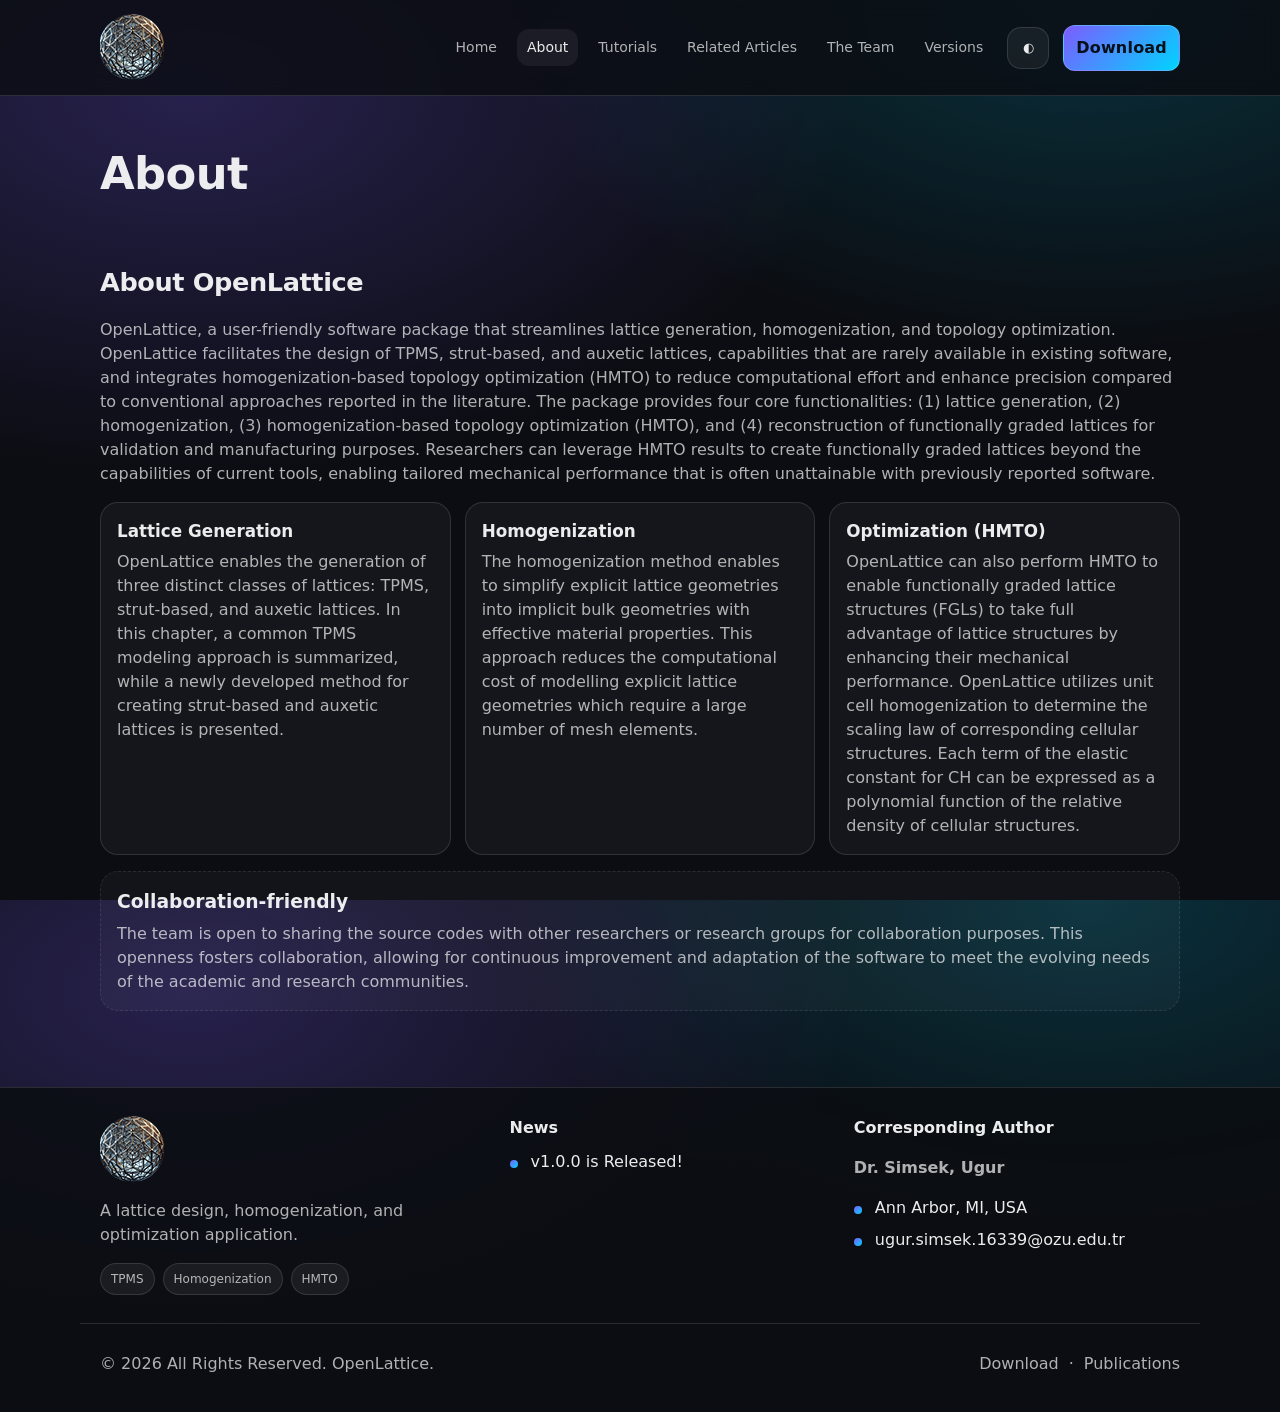
<file: about.html>
<!doctype html>
<html lang="en">
<head>
    <meta charset="utf-8"/>
    <meta name="viewport" content="width=device-width,initial-scale=1"/>
    <meta name="color-scheme" content="dark light"/>
    <title>About · OpenLattice</title>
    <meta name="description" content="About OpenLattice: TPMS generation, homogenization, and HMTO."/>
    <link rel="preconnect" href="https://fonts.gstatic.com" crossorigin>
    <link rel="stylesheet" href="assets/styles.css"/>
    <script defer src="assets/site.js"></script>
</head>
<body>
<a class="skip" href="#content">Skip to content</a>

<header class="site-header" data-active="about">
    <div class="wrap header-inner">
        <a class="brand" href="index.html" aria-label="OpenLattice home">
            <img class="logo" src="images/logo.png" alt="OpenLattice logo" data-fallback="mark">
        </a>

        <nav class="nav" aria-label="Primary navigation">
            <button class="nav-toggle" type="button" aria-expanded="false" aria-controls="nav-links">
                <span class="sr-only">Toggle menu</span>
                <span class="burger" aria-hidden="true"></span>
            </button>

            <div id="nav-links" class="nav-links">
                <a class="nav-link" data-key="home" href="index.html">Home</a>
                <a class="nav-link" data-key="about" href="about.html">About</a>
                <a class="nav-link" data-key="tutorials" href="tutorials.html">Tutorials</a>
                <a class="nav-link" data-key="articles" href="releated_articles.html">Related Articles</a>
                <a class="nav-link" data-key="team" href="the_team.html">The Team</a>
                <a class="nav-link" data-key="versions" href="versions.html">Versions</a>
            </div>

            <button class="mode" type="button" aria-label="Toggle theme">
                <span class="mode-icon" aria-hidden="true">◐</span>
            </button>

            <a class="btn btn-primary btn-small"
               href="https://drive.google.com/drive/folders/1gREuPsOYKE9VTF8F9dK5JFAYSdkSBlb2?usp=sharing"
               target="_blank" rel="noreferrer">
                Download
            </a>
        </nav>
    </div>
</header>

<main id="content">

    <section class="page-hero">
        <div class="wrap">
            <h1>About</h1>
            <p class="muted"></p>
        </div>
    </section>

    <section class="section">
        <div class="wrap">
            <div class="section-head">
                <h2>About OpenLattice</h2>
                <p class="muted">OpenLattice, a user-friendly software package that streamlines lattice generation,
                    homogenization, and topology optimization. OpenLattice facilitates the design of TPMS, strut-based,
                    and auxetic lattices, capabilities that are rarely available in existing software, and integrates
                    homogenization-based topology optimization (HMTO) to reduce computational effort and enhance
                    precision compared to conventional approaches reported in the literature. The package provides four
                    core functionalities: (1) lattice generation, (2) homogenization, (3) homogenization-based topology
                    optimization (HMTO), and (4) reconstruction of functionally graded lattices for validation and
                    manufacturing purposes. Researchers can leverage HMTO results to create functionally graded lattices
                    beyond the capabilities of current tools, enabling tailored mechanical performance that is often
                    unattainable with previously reported software.</p>
            </div>

            <div class="grid grid-3">
                <div class="feature">
                    <h3>Lattice Generation</h3>
                    <p class="muted">OpenLattice enables the generation of three distinct classes of lattices: TPMS,
                        strut-based, and auxetic lattices. In this chapter, a common TPMS modeling approach is
                        summarized, while a newly developed method for creating strut-based and auxetic lattices is
                        presented.</p>
                </div>
                <div class="feature">
                    <h3>Homogenization</h3>
                    <p class="muted">The homogenization method enables to simplify explicit lattice geometries into
                        implicit bulk geometries with effective material properties. This approach reduces the
                        computational cost of modelling explicit lattice geometries which require a large number of mesh
                        elements.</p>
                </div>
                <div class="feature">
                    <h3>Optimization (HMTO)</h3>
                    <p class="muted">OpenLattice can also perform HMTO to enable functionally graded lattice structures
                        (FGLs) to take full advantage of lattice structures by enhancing their mechanical performance.
                        OpenLattice utilizes unit cell homogenization to determine the scaling law of corresponding
                        cellular structures. Each term of the elastic constant for CH can be expressed as a polynomial
                        function of the relative density of cellular structures.</p>
                </div>
            </div>

            <div class="callout">
                <div>
                    <h3>Collaboration-friendly</h3>
                    <p class="muted">The team is open to sharing the source codes with other researchers or research
                        groups for collaboration purposes. This openness fosters collaboration, allowing for continuous
                        improvement and adaptation of the software to meet the evolving needs of the academic and
                        research communities.</p>
                </div>
            </div>
        </div>
    </section>

</main>

<footer class="site-footer">
    <div class="wrap footer-grid">
        <div class="footer-block">
            <div class="brand footer-brand">
                <img class="logo" src="images/logo.png" alt="OpenLattice logo" data-fallback="mark">
            </div>
            <p class="muted">A lattice design, homogenization, and optimization application.</p>
            <div class="pill-row">
                <span class="pill">TPMS</span>
                <span class="pill">Homogenization</span>
                <span class="pill">HMTO</span>
            </div>
        </div>

        <div class="footer-block">
            <h3>News</h3>
            <ul class="list">
                <li><span class="dot"></span> v1.0.0 is Released!</li>
            </ul>
        </div>

        <div class="footer-block">
            <h3>Corresponding Author</h3>
            <p class="muted"><strong>Dr. Simsek, Ugur</strong></p>
            <ul class="list">
                <li><span class="dot"></span> Ann Arbor, MI, USA</li>
                <li><span class="dot"></span> <a
                        href="mailto:ugur.simsek.16339@ozu.edu.tr">ugur.simsek.16339@ozu.edu.tr</a></li>
            </ul>
        </div>
    </div>

    <div class="wrap footer-bottom">
        <p class="muted">© 2026 All Rights Reserved. OpenLattice.</p>
        <div class="footer-actions">
            <a class="muted" href="https://drive.google.com/drive/folders/1gREuPsOYKE9VTF8F9dK5JFAYSdkSBlb2?usp=sharing"
               target="_blank" rel="noreferrer">Download</a>
            <span class="muted">·</span>
            <a class="muted" href="releated_articles.html">Publications</a>
        </div>
    </div>
</footer>
</body>
</html>
</file>
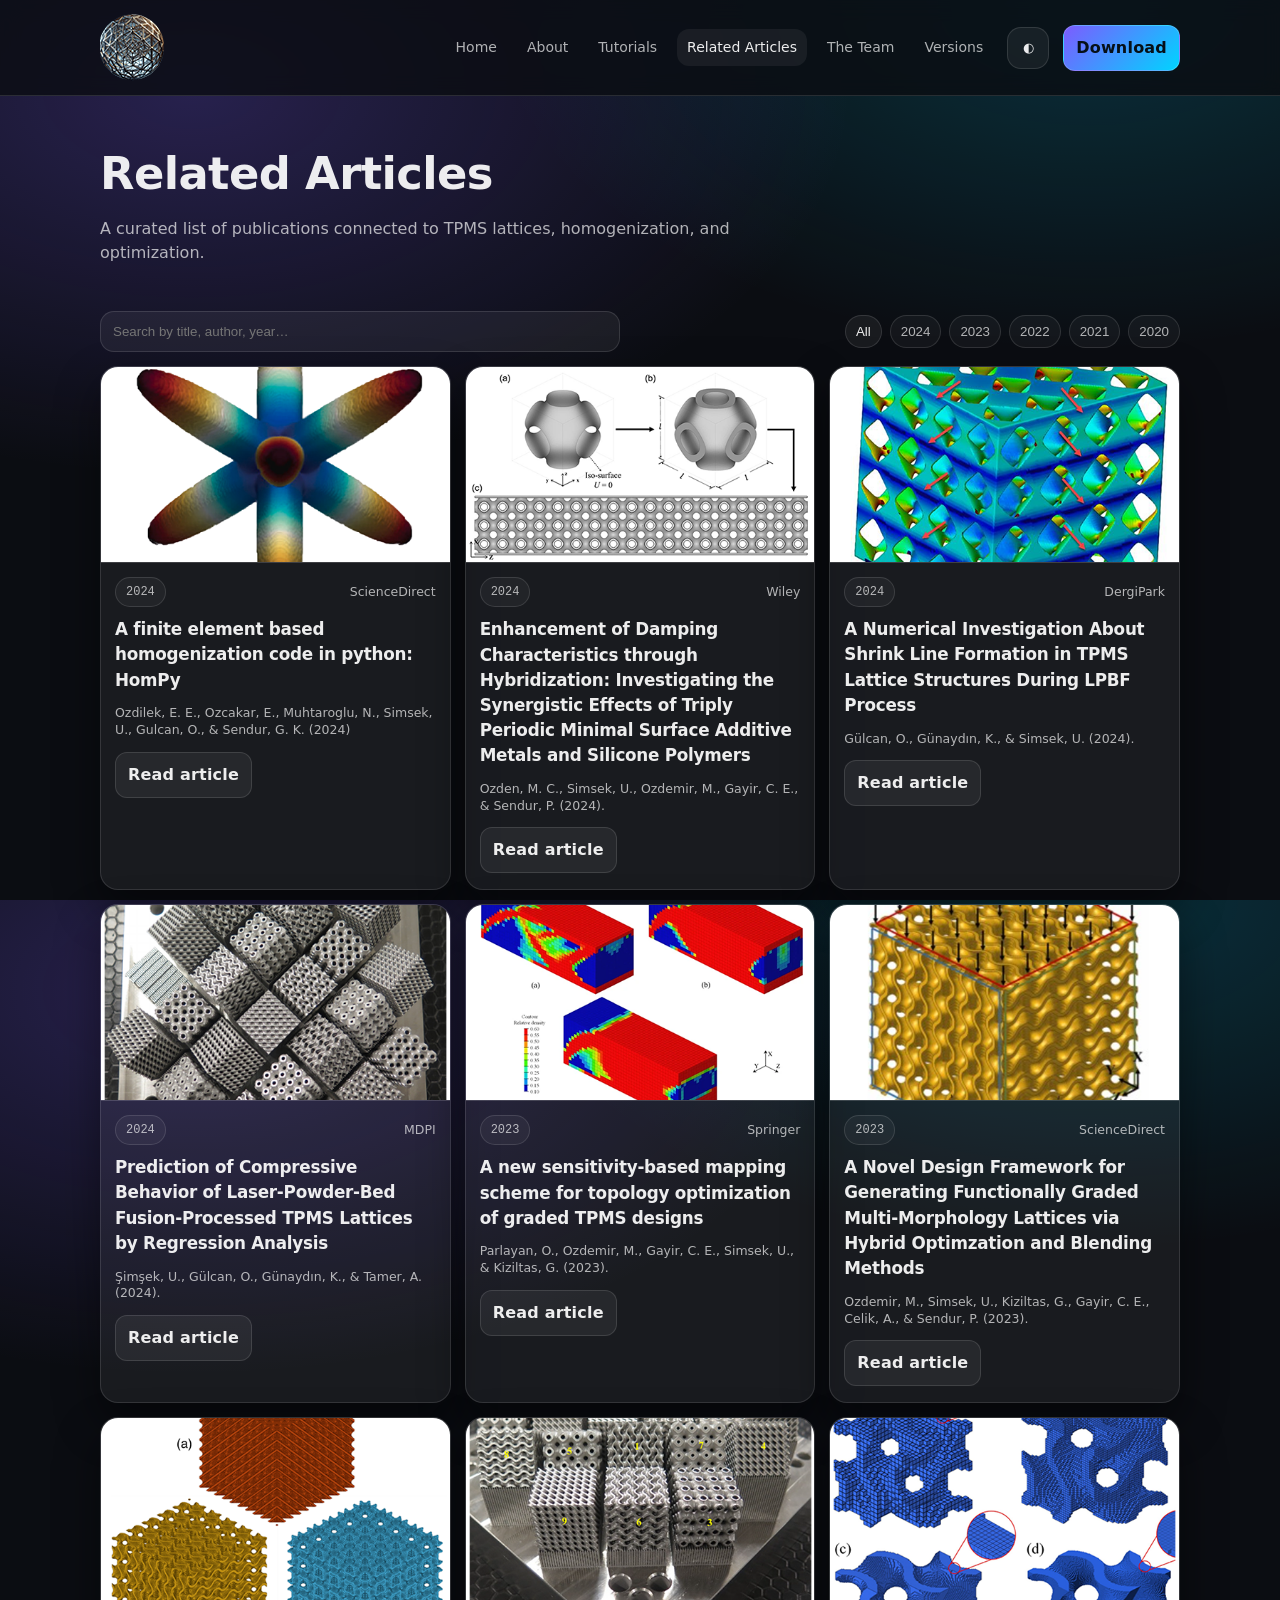
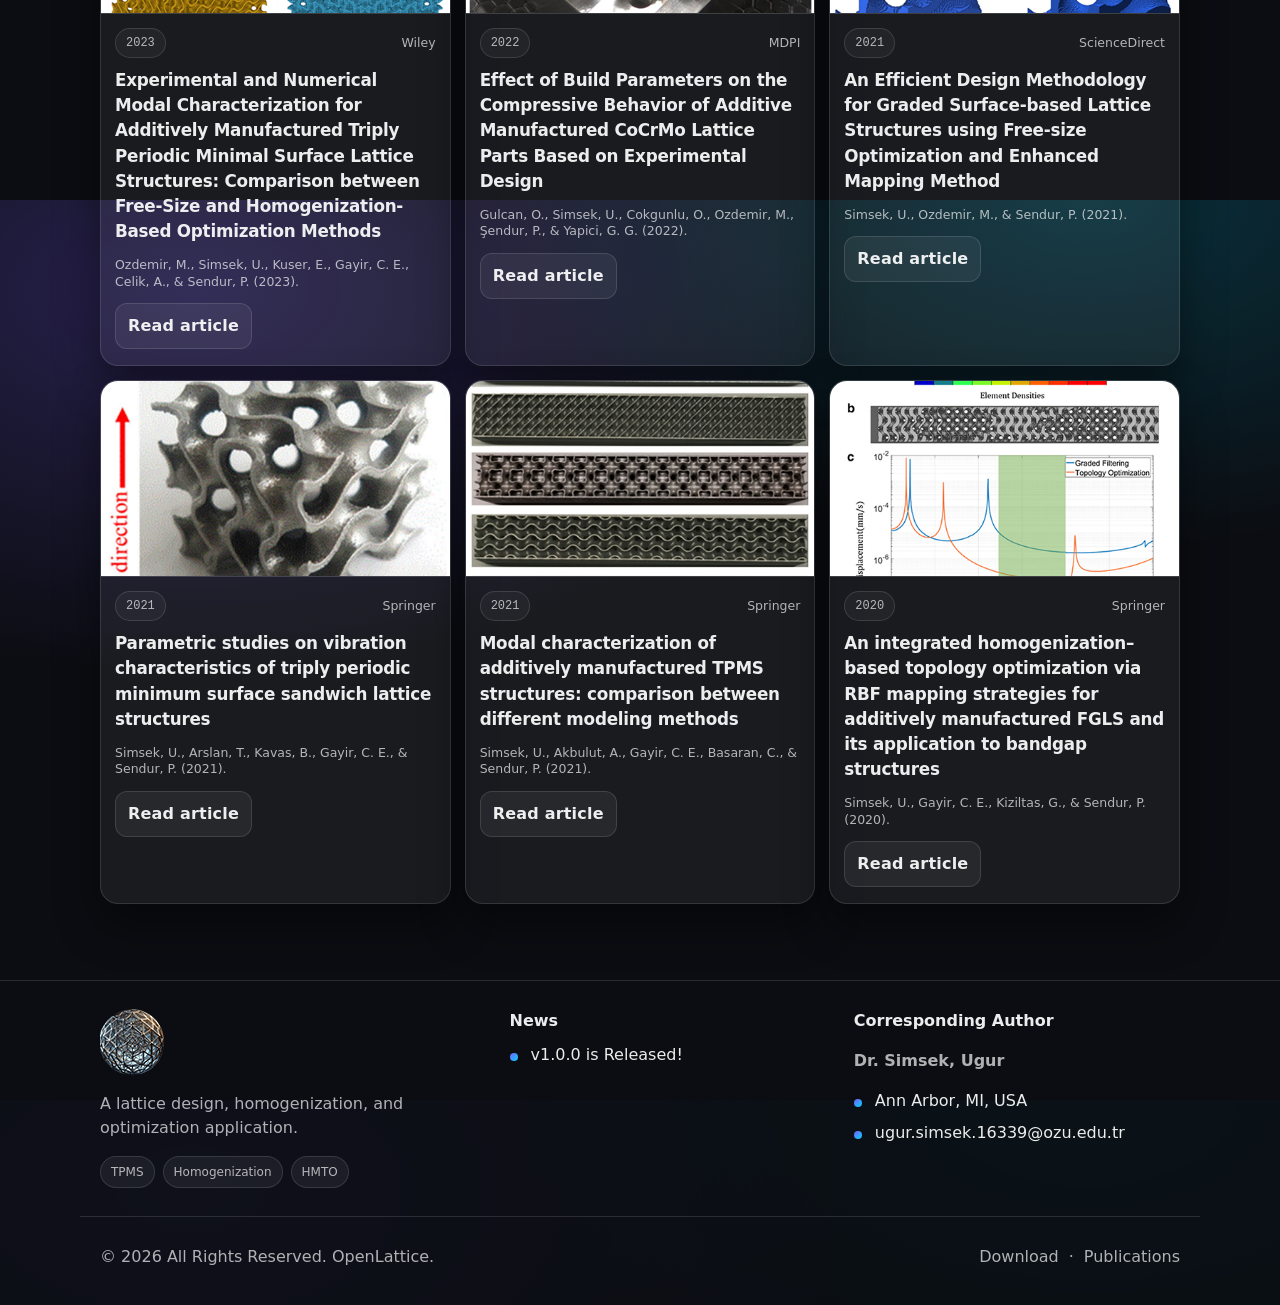
<file: releated_articles.html>
<!doctype html>
<html lang="en">
<head>
  <meta charset="utf-8" />
  <meta name="viewport" content="width=device-width,initial-scale=1" />
  <meta name="color-scheme" content="dark light" />
  <title>Related Articles · OpenLattice</title>
  <meta name="description" content="Publications related to OpenLattice and TPMS lattice structures." />
  <link rel="preconnect" href="https://fonts.gstatic.com" crossorigin>
  <link rel="stylesheet" href="assets/styles.css" />
  <script defer src="assets/site.js"></script>
</head>
<body>
  <a class="skip" href="#content">Skip to content</a>

  <header class="site-header" data-active="articles">
    <div class="wrap header-inner">
      <a class="brand" href="index.html" aria-label="OpenLattice home">
        <img class="logo" src="images/logo.png" alt="OpenLattice logo" data-fallback="mark">
      </a>

      <nav class="nav" aria-label="Primary navigation">
        <button class="nav-toggle" type="button" aria-expanded="false" aria-controls="nav-links">
          <span class="sr-only">Toggle menu</span>
          <span class="burger" aria-hidden="true"></span>
        </button>

        <div id="nav-links" class="nav-links">
          <a class="nav-link" data-key="home" href="index.html">Home</a>
          <a class="nav-link" data-key="about" href="about.html">About</a>
          <a class="nav-link" data-key="tutorials" href="tutorials.html">Tutorials</a>
          <a class="nav-link" data-key="articles" href="releated_articles.html">Related Articles</a>
          <a class="nav-link" data-key="team" href="the_team.html">The Team</a>
          <a class="nav-link" data-key="versions" href="versions.html">Versions</a>
        </div>

        <button class="mode" type="button" aria-label="Toggle theme">
          <span class="mode-icon" aria-hidden="true">◐</span>
        </button>

        <a class="btn btn-primary btn-small" href="https://drive.google.com/drive/folders/1gREuPsOYKE9VTF8F9dK5JFAYSdkSBlb2?usp=sharing" target="_blank" rel="noreferrer">
          Download
        </a>
      </nav>
    </div>
  </header>

  <main id="content">
  
<section class="page-hero">
  <div class="wrap">
    <h1>Related Articles</h1>
    <p class="muted">A curated list of publications connected to TPMS lattices, homogenization, and optimization.</p>
  </div>
</section>

<section class="section">
  <div class="wrap">
    <div class="toolbar">
      <label class="search">
        <span class="sr-only">Search articles</span>
        <input id="articleSearch" type="search" placeholder="Search by title, author, year…" autocomplete="off">
      </label>
      <div class="filters">
        <button class="chip is-active" data-year="all" type="button">All</button>
        <button class="chip" data-year="2024" type="button">2024</button>
        <button class="chip" data-year="2023" type="button">2023</button>
        <button class="chip" data-year="2022" type="button">2022</button>
        <button class="chip" data-year="2021" type="button">2021</button>
        <button class="chip" data-year="2020" type="button">2020</button>
      </div>
    </div>

    <div id="articleGrid" class="grid grid-3">
      <div class="filter-item" data-year="2024" data-text="a finite element based homogenization code in python: hompy ozdilek, e. e., ozcakar, e., muhtaroglu, n., simsek, u., gulcan, o., &amp; sendur, g. k. (2024) 2024">
      <article class="card card-article">
        <a class="card-media" href="https://www.sciencedirect.com/science/article/pii/S0965997824000814?casa_token=uAC5aIOU7xwAAAAA:VZswxsVjhp6vDMMdfpNf7w16MmiKs6f5b2-D-LODDngvNSDVevD6GNSnXk2ChhEEF_fs3W6WPISG" target="_blank" rel="noreferrer">
          <img src="images/article_pictures/hompy.png" alt="A finite element based homogenization code in python: HomPy cover">
        </a>
        <div class="card-body">
          <div class="card-top">
            <span class="badge">2024</span>
            <span class="muted tiny">ScienceDirect</span>
          </div>
          <h3 class="card-title">A finite element based homogenization code in python: HomPy</h3>
          <p class="muted tiny">Ozdilek, E. E., Ozcakar, E., Muhtaroglu, N., Simsek, U., Gulcan, O., &amp; Sendur, G. K. (2024)</p>
          <div class="card-actions">
            <a class="btn btn-secondary btn-small" href="https://www.sciencedirect.com/science/article/pii/S0965997824000814?casa_token=uAC5aIOU7xwAAAAA:VZswxsVjhp6vDMMdfpNf7w16MmiKs6f5b2-D-LODDngvNSDVevD6GNSnXk2ChhEEF_fs3W6WPISG" target="_blank" rel="noreferrer">Read article</a>
          </div>
        </div>
      </article>
    </div><div class="filter-item" data-year="2024" data-text="enhancement of damping characteristics through hybridization: investigating the synergistic effects of triply periodic minimal surface additive metals and silicone polymers ozden, m. c., simsek, u., ozdemir, m., gayir, c. e., &amp; sendur, p. (2024). 2024">
      <article class="card card-article">
        <a class="card-media" href="https://onlinelibrary.wiley.com/doi/full/10.1002/adem.202302181" target="_blank" rel="noreferrer">
          <img src="images/article_pictures/enhancement.png" alt="Enhancement of Damping Characteristics through Hybridization: Investigating the Synergistic Effects of Triply Periodic Minimal Surface Additive Metals and Silicone Polymers cover">
        </a>
        <div class="card-body">
          <div class="card-top">
            <span class="badge">2024</span>
            <span class="muted tiny">Wiley</span>
          </div>
          <h3 class="card-title">Enhancement of Damping Characteristics through Hybridization: Investigating the Synergistic Effects of Triply Periodic Minimal Surface Additive Metals and Silicone Polymers</h3>
          <p class="muted tiny">Ozden, M. C., Simsek, U., Ozdemir, M., Gayir, C. E., &amp; Sendur, P. (2024).</p>
          <div class="card-actions">
            <a class="btn btn-secondary btn-small" href="https://onlinelibrary.wiley.com/doi/full/10.1002/adem.202302181" target="_blank" rel="noreferrer">Read article</a>
          </div>
        </div>
      </article>
    </div><div class="filter-item" data-year="2024" data-text="a numerical investigation about shrink line formation in tpms lattice structures during lpbf process gülcan, o., günaydın, k., &amp; simsek, u. (2024). 2024">
      <article class="card card-article">
        <a class="card-media" href="https://dergipark.org.tr/en/pub/matim/issue/84853/1370140" target="_blank" rel="noreferrer">
          <img src="images/article_pictures/a_numerical_investigation.png" alt="A Numerical Investigation About Shrink Line Formation in TPMS Lattice Structures During LPBF Process cover">
        </a>
        <div class="card-body">
          <div class="card-top">
            <span class="badge">2024</span>
            <span class="muted tiny">DergiPark</span>
          </div>
          <h3 class="card-title">A Numerical Investigation About Shrink Line Formation in TPMS Lattice Structures During LPBF Process</h3>
          <p class="muted tiny">Gülcan, O., Günaydın, K., &amp; Simsek, U. (2024).</p>
          <div class="card-actions">
            <a class="btn btn-secondary btn-small" href="https://dergipark.org.tr/en/pub/matim/issue/84853/1370140" target="_blank" rel="noreferrer">Read article</a>
          </div>
        </div>
      </article>
    </div><div class="filter-item" data-year="2024" data-text="prediction of compressive behavior of laser-powder-bed fusion-processed tpms lattices by regression analysis şimşek, u., gülcan, o., günaydın, k., &amp; tamer, a. (2024). 2024">
      <article class="card card-article">
        <a class="card-media" href="https://www.mdpi.com/2504-4494/8/1/16" target="_blank" rel="noreferrer">
          <img src="images/article_pictures/prediction_of_compressive.png" alt="Prediction of Compressive Behavior of Laser-Powder-Bed Fusion-Processed TPMS Lattices by Regression Analysis cover">
        </a>
        <div class="card-body">
          <div class="card-top">
            <span class="badge">2024</span>
            <span class="muted tiny">MDPI</span>
          </div>
          <h3 class="card-title">Prediction of Compressive Behavior of Laser-Powder-Bed Fusion-Processed TPMS Lattices by Regression Analysis</h3>
          <p class="muted tiny">Şimşek, U., Gülcan, O., Günaydın, K., &amp; Tamer, A. (2024).</p>
          <div class="card-actions">
            <a class="btn btn-secondary btn-small" href="https://www.mdpi.com/2504-4494/8/1/16" target="_blank" rel="noreferrer">Read article</a>
          </div>
        </div>
      </article>
    </div><div class="filter-item" data-year="2023" data-text="a new sensitivity-based mapping scheme for topology optimization of graded tpms designs parlayan, o., ozdemir, m., gayir, c. e., simsek, u., &amp; kiziltas, g. (2023). 2023">
      <article class="card card-article">
        <a class="card-media" href="https://link.springer.com/article/10.1007/s00170-023-12439-1" target="_blank" rel="noreferrer">
          <img src="images/article_pictures/a_new_sensivity_based.png" alt="A new sensitivity-based mapping scheme for topology optimization of graded TPMS designs cover">
        </a>
        <div class="card-body">
          <div class="card-top">
            <span class="badge">2023</span>
            <span class="muted tiny">Springer</span>
          </div>
          <h3 class="card-title">A new sensitivity-based mapping scheme for topology optimization of graded TPMS designs</h3>
          <p class="muted tiny">Parlayan, O., Ozdemir, M., Gayir, C. E., Simsek, U., &amp; Kiziltas, G. (2023).</p>
          <div class="card-actions">
            <a class="btn btn-secondary btn-small" href="https://link.springer.com/article/10.1007/s00170-023-12439-1" target="_blank" rel="noreferrer">Read article</a>
          </div>
        </div>
      </article>
    </div><div class="filter-item" data-year="2023" data-text="a novel design framework for generating functionally graded multi-morphology lattices via hybrid optimzation and blending methods ozdemir, m., simsek, u., kiziltas, g., gayir, c. e., celik, a., &amp; sendur, p. (2023). 2023">
      <article class="card card-article">
        <a class="card-media" href="https://www.sciencedirect.com/science/article/pii/S2214860423001732?casa_token=ZQN9JOJRayQAAAAA:1yokn7Tv8HDAwabVUs7G2videVDY7zYK2bc27q-uFHZGhjf9j3ogUt3-gLWk4UAxM-8UJDslgvva" target="_blank" rel="noreferrer">
          <img src="images/article_pictures/a_novel_design_framework.png" alt="A Novel Design Framework for Generating Functionally Graded Multi-Morphology Lattices via Hybrid Optimzation and Blending Methods cover">
        </a>
        <div class="card-body">
          <div class="card-top">
            <span class="badge">2023</span>
            <span class="muted tiny">ScienceDirect</span>
          </div>
          <h3 class="card-title">A Novel Design Framework for Generating Functionally Graded Multi-Morphology Lattices via Hybrid Optimzation and Blending Methods</h3>
          <p class="muted tiny">Ozdemir, M., Simsek, U., Kiziltas, G., Gayir, C. E., Celik, A., &amp; Sendur, P. (2023).</p>
          <div class="card-actions">
            <a class="btn btn-secondary btn-small" href="https://www.sciencedirect.com/science/article/pii/S2214860423001732?casa_token=ZQN9JOJRayQAAAAA:1yokn7Tv8HDAwabVUs7G2videVDY7zYK2bc27q-uFHZGhjf9j3ogUt3-gLWk4UAxM-8UJDslgvva" target="_blank" rel="noreferrer">Read article</a>
          </div>
        </div>
      </article>
    </div><div class="filter-item" data-year="2023" data-text="experimental and numerical modal characterization for additively manufactured triply periodic minimal surface lattice structures: comparison between free‐size and homogenization‐based optimization methods ozdemir, m., simsek, u., kuser, e., gayir, c. e., celik, a., &amp; sendur, p. (2023). 2023">
      <article class="card card-article">
        <a class="card-media" href="https://onlinelibrary.wiley.com/doi/full/10.1002/adem.202201811" target="_blank" rel="noreferrer">
          <img src="images/article_pictures/experimental_and_nodal.png" alt="Experimental and Numerical Modal Characterization for Additively Manufactured Triply Periodic Minimal Surface Lattice Structures: Comparison between Free‐Size and Homogenization‐Based Optimization Methods cover">
        </a>
        <div class="card-body">
          <div class="card-top">
            <span class="badge">2023</span>
            <span class="muted tiny">Wiley</span>
          </div>
          <h3 class="card-title">Experimental and Numerical Modal Characterization for Additively Manufactured Triply Periodic Minimal Surface Lattice Structures: Comparison between Free‐Size and Homogenization‐Based Optimization Methods</h3>
          <p class="muted tiny">Ozdemir, M., Simsek, U., Kuser, E., Gayir, C. E., Celik, A., &amp; Sendur, P. (2023).</p>
          <div class="card-actions">
            <a class="btn btn-secondary btn-small" href="https://onlinelibrary.wiley.com/doi/full/10.1002/adem.202201811" target="_blank" rel="noreferrer">Read article</a>
          </div>
        </div>
      </article>
    </div><div class="filter-item" data-year="2022" data-text="effect of build parameters on the compressive behavior of additive manufactured cocrmo lattice parts based on experimental design gulcan, o., simsek, u., cokgunlu, o., ozdemir, m., şendur, p., &amp; yapici, g. g. (2022). 2022">
      <article class="card card-article">
        <a class="card-media" href="https://www.mdpi.com/2075-4701/12/7/1104" target="_blank" rel="noreferrer">
          <img src="images/article_pictures/effect_of_build_parameters.png" alt="Effect of Build Parameters on the Compressive Behavior of Additive Manufactured CoCrMo Lattice Parts Based on Experimental Design cover">
        </a>
        <div class="card-body">
          <div class="card-top">
            <span class="badge">2022</span>
            <span class="muted tiny">MDPI</span>
          </div>
          <h3 class="card-title">Effect of Build Parameters on the Compressive Behavior of Additive Manufactured CoCrMo Lattice Parts Based on Experimental Design</h3>
          <p class="muted tiny">Gulcan, O., Simsek, U., Cokgunlu, O., Ozdemir, M., Şendur, P., &amp; Yapici, G. G. (2022).</p>
          <div class="card-actions">
            <a class="btn btn-secondary btn-small" href="https://www.mdpi.com/2075-4701/12/7/1104" target="_blank" rel="noreferrer">Read article</a>
          </div>
        </div>
      </article>
    </div><div class="filter-item" data-year="2021" data-text="an efficient design methodology for graded surface-based lattice structures using free-size optimization and enhanced mapping method simsek, u., ozdemir, m., &amp; sendur, p. (2021). 2021">
      <article class="card card-article">
        <a class="card-media" href="https://www.sciencedirect.com/science/article/pii/S0264127521005943" target="_blank" rel="noreferrer">
          <img src="images/article_pictures/an_efficient_design_methodology.png" alt="An Efficient Design Methodology for Graded Surface-based Lattice Structures using Free-size Optimization and Enhanced Mapping Method cover">
        </a>
        <div class="card-body">
          <div class="card-top">
            <span class="badge">2021</span>
            <span class="muted tiny">ScienceDirect</span>
          </div>
          <h3 class="card-title">An Efficient Design Methodology for Graded Surface-based Lattice Structures using Free-size Optimization and Enhanced Mapping Method</h3>
          <p class="muted tiny">Simsek, U., Ozdemir, M., &amp; Sendur, P. (2021).</p>
          <div class="card-actions">
            <a class="btn btn-secondary btn-small" href="https://www.sciencedirect.com/science/article/pii/S0264127521005943" target="_blank" rel="noreferrer">Read article</a>
          </div>
        </div>
      </article>
    </div><div class="filter-item" data-year="2021" data-text="parametric studies on vibration characteristics of triply periodic minimum surface sandwich lattice structures simsek, u., arslan, t., kavas, b., gayir, c. e., &amp; sendur, p. (2021). 2021">
      <article class="card card-article">
        <a class="card-media" href="https://link.springer.com/article/10.1007/s00170-020-06136-6" target="_blank" rel="noreferrer">
          <img src="images/article_pictures/parametric.png" alt="Parametric studies on vibration characteristics of triply periodic minimum surface sandwich lattice structures cover">
        </a>
        <div class="card-body">
          <div class="card-top">
            <span class="badge">2021</span>
            <span class="muted tiny">Springer</span>
          </div>
          <h3 class="card-title">Parametric studies on vibration characteristics of triply periodic minimum surface sandwich lattice structures</h3>
          <p class="muted tiny">Simsek, U., Arslan, T., Kavas, B., Gayir, C. E., &amp; Sendur, P. (2021).</p>
          <div class="card-actions">
            <a class="btn btn-secondary btn-small" href="https://link.springer.com/article/10.1007/s00170-020-06136-6" target="_blank" rel="noreferrer">Read article</a>
          </div>
        </div>
      </article>
    </div><div class="filter-item" data-year="2021" data-text="modal characterization of additively manufactured tpms structures: comparison between different modeling methods simsek, u., akbulut, a., gayir, c. e., basaran, c., &amp; sendur, p. (2021). 2021">
      <article class="card card-article">
        <a class="card-media" href="https://link.springer.com/article/10.1007/s00170-020-06174-0" target="_blank" rel="noreferrer">
          <img src="images/article_pictures/modal.png" alt="Modal characterization of additively manufactured TPMS structures: comparison between different modeling methods cover">
        </a>
        <div class="card-body">
          <div class="card-top">
            <span class="badge">2021</span>
            <span class="muted tiny">Springer</span>
          </div>
          <h3 class="card-title">Modal characterization of additively manufactured TPMS structures: comparison between different modeling methods</h3>
          <p class="muted tiny">Simsek, U., Akbulut, A., Gayir, C. E., Basaran, C., &amp; Sendur, P. (2021).</p>
          <div class="card-actions">
            <a class="btn btn-secondary btn-small" href="https://link.springer.com/article/10.1007/s00170-020-06174-0" target="_blank" rel="noreferrer">Read article</a>
          </div>
        </div>
      </article>
    </div><div class="filter-item" data-year="2020" data-text="an integrated homogenization–based topology optimization via rbf mapping strategies for additively manufactured fgls and its application to bandgap structures simsek, u., gayir, c. e., kiziltas, g., &amp; sendur, p. (2020). 2020">
      <article class="card card-article">
        <a class="card-media" href="https://link.springer.com/article/10.1007/s00170-020-06207-8" target="_blank" rel="noreferrer">
          <img src="images/article_pictures/an_integrated.png" alt="An integrated homogenization–based topology optimization via RBF mapping strategies for additively manufactured FGLS and its application to bandgap structures cover">
        </a>
        <div class="card-body">
          <div class="card-top">
            <span class="badge">2020</span>
            <span class="muted tiny">Springer</span>
          </div>
          <h3 class="card-title">An integrated homogenization–based topology optimization via RBF mapping strategies for additively manufactured FGLS and its application to bandgap structures</h3>
          <p class="muted tiny">Simsek, U., Gayir, C. E., Kiziltas, G., &amp; Sendur, P. (2020).</p>
          <div class="card-actions">
            <a class="btn btn-secondary btn-small" href="https://link.springer.com/article/10.1007/s00170-020-06207-8" target="_blank" rel="noreferrer">Read article</a>
          </div>
        </div>
      </article>
    </div>
    </div>
  </div>
</section>

  </main>

  <footer class="site-footer">
    <div class="wrap footer-grid">
      <div class="footer-block">
        <div class="brand footer-brand">
          <img class="logo" src="images/logo.png" alt="OpenLattice logo" data-fallback="mark">
        </div>
        <p class="muted">A lattice design, homogenization, and optimization application.</p>
        <div class="pill-row">
          <span class="pill">TPMS</span>
          <span class="pill">Homogenization</span>
          <span class="pill">HMTO</span>
        </div>
      </div>

      <div class="footer-block">
        <h3>News</h3>
        <ul class="list">
          <li><span class="dot"></span> v1.0.0 is Released!</li>
        </ul>
      </div>

      <div class="footer-block">
        <h3>Corresponding Author</h3>
        <p class="muted"><strong>Dr. Simsek, Ugur</strong></p>
        <ul class="list">
          <li><span class="dot"></span> Ann Arbor, MI, USA</li>
          <li><span class="dot"></span> <a href="mailto:ugur.simsek.16339@ozu.edu.tr">ugur.simsek.16339@ozu.edu.tr</a></li>
        </ul>
      </div>
    </div>

    <div class="wrap footer-bottom">
      <p class="muted">© 2026 All Rights Reserved. OpenLattice.</p>
      <div class="footer-actions">
        <a class="muted" href="https://drive.google.com/drive/folders/1gREuPsOYKE9VTF8F9dK5JFAYSdkSBlb2?usp=sharing" target="_blank" rel="noreferrer">Download</a>
        <span class="muted">·</span>
        <a class="muted" href="releated_articles.html">Publications</a>
      </div>
    </div>
  </footer>
</body>
</html>
</file>
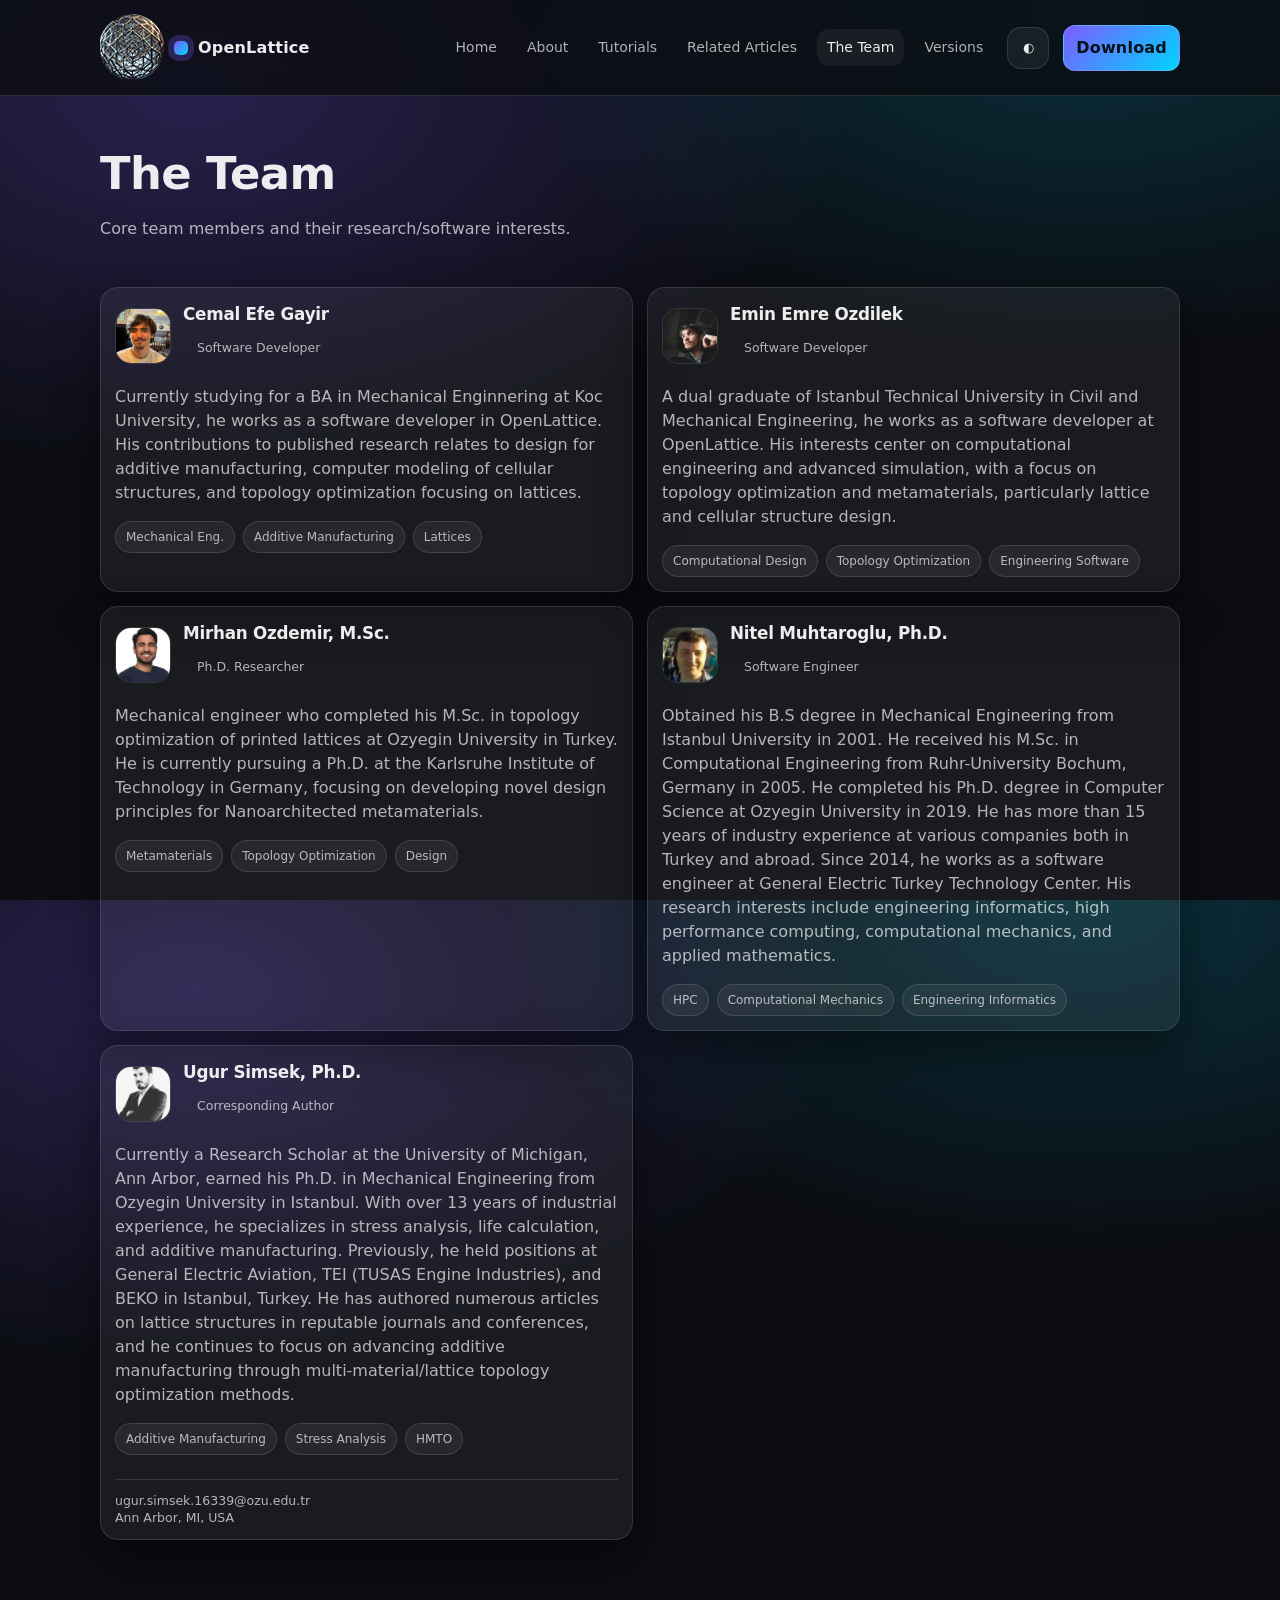
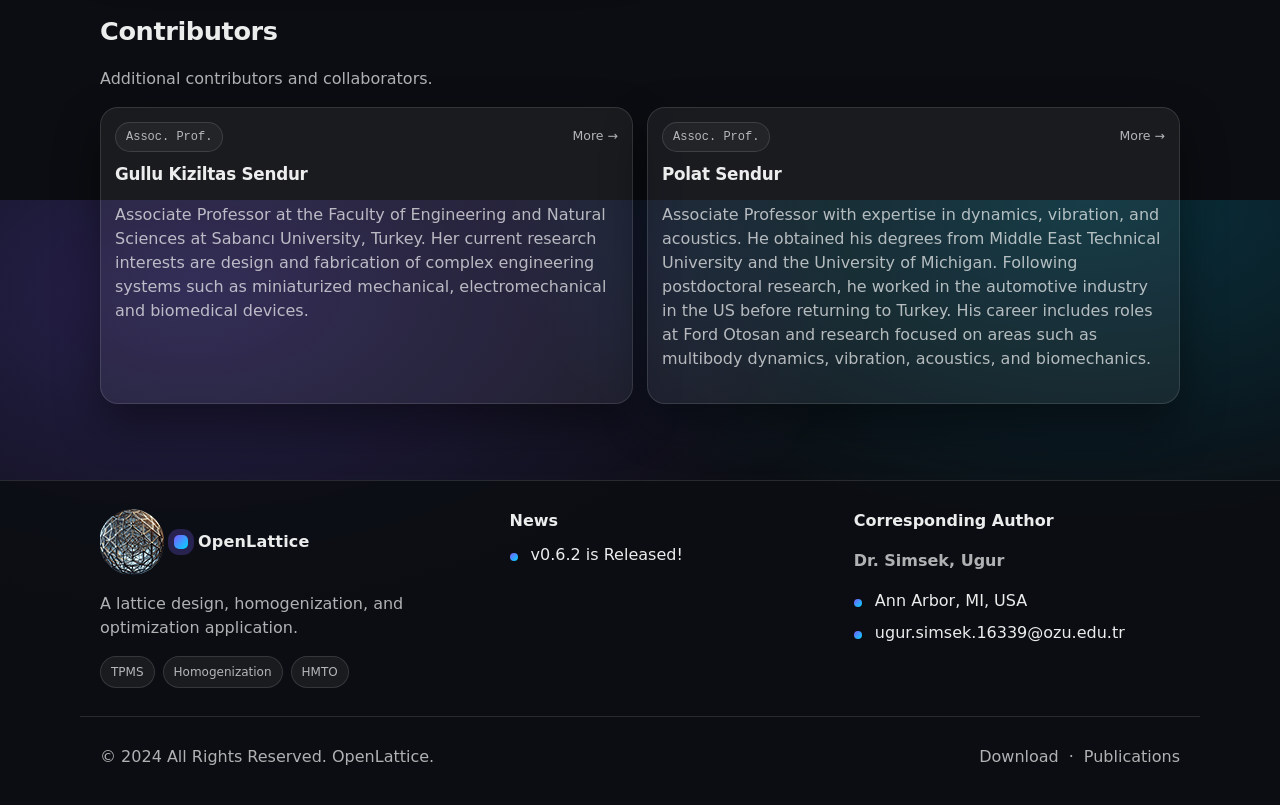
<file: the_team.html>
<!doctype html>
<html lang="en">
<head>
    <meta charset="utf-8"/>
    <meta name="viewport" content="width=device-width,initial-scale=1"/>
    <meta name="color-scheme" content="dark light"/>
    <title>The Team · OpenLattice</title>
    <meta name="description" content="Meet the OpenLattice team."/>
    <link rel="preconnect" href="https://fonts.gstatic.com" crossorigin>
    <link rel="stylesheet" href="assets/styles.css"/>
    <script defer src="assets/site.js"></script>
</head>
<body>
<a class="skip" href="#content">Skip to content</a>

<header class="site-header" data-active="team">
    <div class="wrap header-inner">
        <a class="brand" href="index.html" aria-label="OpenLattice home">
            <img class="logo" src="logo.png" alt="OpenLattice logo" data-fallback="mark">
            <span class="mark" aria-hidden="true"></span>
            <span class="brand-text">OpenLattice</span>
        </a>

        <nav class="nav" aria-label="Primary navigation">
            <button class="nav-toggle" type="button" aria-expanded="false" aria-controls="nav-links">
                <span class="sr-only">Toggle menu</span>
                <span class="burger" aria-hidden="true"></span>
            </button>

            <div id="nav-links" class="nav-links">
                <a class="nav-link" data-key="home" href="index.html">Home</a>
                <a class="nav-link" data-key="about" href="about.html">About</a>
                <a class="nav-link" data-key="tutorials" href="tutorials.html">Tutorials</a>
                <a class="nav-link" data-key="articles" href="releated_articles.html">Related Articles</a>
                <a class="nav-link" data-key="team" href="the_team.html">The Team</a>
                <a class="nav-link" data-key="versions" href="versions.html">Versions</a>
            </div>

            <button class="mode" type="button" aria-label="Toggle theme">
                <span class="mode-icon" aria-hidden="true">◐</span>
            </button>

            <a class="btn btn-primary btn-small"
               href="https://drive.google.com/drive/folders/1gREuPsOYKE9VTF8F9dK5JFAYSdkSBlb2?usp=sharing"
               target="_blank" rel="noreferrer">
                Download
            </a>
        </nav>
    </div>
</header>

<main id="content">

    <section class="page-hero">
        <div class="wrap">
            <h1>The Team</h1>
            <p class="muted">Core team members and their research/software interests.</p>
        </div>
    </section>

    <section class="section">
        <div class="wrap">
            <div class="grid grid-2">

                <article class="card person">
                    <div class="person-top">
                        <img class="avatar" src="images/profiles/photo_cemal.jpg" alt="Cemal Efe Gayir photo">
                        <div>
                            <h3 class="card-title">Cemal Efe Gayir</h3>
                            <p class="muted tiny">Software Developer</p>
                        </div>
                    </div>
                    <p class="muted">Currently studying for a BA in Mechanical Enginnering at Koc University, he works
                        as a software developer in OpenLattice. His contributions to published research relates to
                        design for additive manufacturing, computer modeling of cellular structures, and topology
                        optimization focusing on lattices.</p>
                    <div class="pill-row"><span class="pill">Mechanical Eng.</span><span class="pill">Additive Manufacturing</span><span
                            class="pill">Lattices</span></div>

                </article>

                <article class="card person">
                    <div class="person-top">
                        <img class="avatar" src="images/profiles/photo_emre.jpg" alt="Emin Emre Ozdilek photo">
                        <div>
                            <h3 class="card-title">Emin Emre Ozdilek</h3>
                            <p class="muted tiny">Software Developer</p>
                        </div>
                    </div>
                    <p class="muted">A dual graduate of Istanbul Technical University in Civil and Mechanical
                        Engineering, he works as a software developer at OpenLattice. His interests center on
                        computational engineering and advanced simulation, with a focus on topology optimization and
                        metamaterials, particularly lattice and cellular structure design.</p>
                    <div class="pill-row"><span class="pill">Computational Design</span><span
                            class="pill">Topology Optimization</span><span class="pill">Engineering Software</span>
                    </div>

                </article>

                <article class="card person">
                    <div class="person-top">
                        <img class="avatar" src="images/profiles/photo_mirhan.png" alt="Mirhan Ozdemir, M.Sc. photo">
                        <div>
                            <h3 class="card-title">Mirhan Ozdemir, M.Sc.</h3>
                            <p class="muted tiny">Ph.D. Researcher</p>
                        </div>
                    </div>
                    <p class="muted">Mechanical engineer who completed his M.Sc. in topology optimization of printed
                        lattices at Ozyegin University in Turkey. He is currently pursuing a Ph.D. at the Karlsruhe
                        Institute of Technology in Germany, focusing on developing novel design principles for
                        Nanoarchitected metamaterials.</p>
                    <div class="pill-row"><span class="pill">Metamaterials</span><span class="pill">Topology Optimization</span><span
                            class="pill">Design</span></div>

                </article>

                <article class="card person">
                    <div class="person-top">
                        <img class="avatar" src="images/profiles/photo_nitel.jpg" alt="Nitel Muhtaroglu, Ph.D. photo">
                        <div>
                            <h3 class="card-title">Nitel Muhtaroglu, Ph.D.</h3>
                            <p class="muted tiny">Software Engineer</p>
                        </div>
                    </div>
                    <p class="muted">Obtained his B.S degree in Mechanical Engineering from Istanbul University in 2001.
                        He received his M.Sc. in Computational Engineering from Ruhr-University Bochum, Germany in 2005.
                        He completed his Ph.D. degree in Computer Science at Ozyegin University in 2019. He has more
                        than 15 years of industry experience at various companies both in Turkey and abroad. Since 2014,
                        he works as a software engineer at General Electric Turkey Technology Center. His research
                        interests include engineering informatics, high performance computing, computational mechanics,
                        and applied mathematics.</p>
                    <div class="pill-row"><span class="pill">HPC</span><span class="pill">Computational Mechanics</span><span
                            class="pill">Engineering Informatics</span></div>

                </article>

                <article class="card person">
                    <div class="person-top">
                        <img class="avatar" src="images/profiles/photo_ugur.jpg" alt="Ugur Simsek, Ph.D. photo">
                        <div>
                            <h3 class="card-title">Ugur Simsek, Ph.D.</h3>
                            <p class="muted tiny">Corresponding Author</p>
                        </div>
                    </div>
                    <p class="muted">Currently a Research Scholar at the University of Michigan, Ann Arbor, earned his
                        Ph.D. in Mechanical Engineering from Ozyegin University in Istanbul. With over 13 years of
                        industrial experience, he specializes in stress analysis, life calculation, and additive
                        manufacturing. Previously, he held positions at General Electric Aviation, TEI (TUSAS Engine
                        Industries), and BEKO in Istanbul, Turkey. He has authored numerous articles on lattice
                        structures in reputable journals and conferences, and he continues to focus on advancing
                        additive manufacturing through multi-material/lattice topology optimization methods.</p>
                    <div class="pill-row"><span class="pill">Additive Manufacturing</span><span class="pill">Stress Analysis</span><span
                            class="pill">HMTO</span></div>

                    <div class="divider"></div>
                    <p class="muted tiny">
                        <a href="mailto:ugur.simsek.16339@ozu.edu.tr">ugur.simsek.16339@ozu.edu.tr</a><br>
                        Ann Arbor, MI, USA
                    </p>

                </article>

            </div>
        </div>
    </section>

    <section class="section">
        <div class="wrap">
            <div class="section-head">
                <h2>Contributors</h2>
                <p class="muted">Additional contributors and collaborators.</p>
            </div>
            <div class="grid grid-2">

                <article class="card">
                    <div class="card-body">
                        <div class="card-top">
                            <span class="badge">Assoc. Prof.</span>
                            <a class="muted tiny" href="https://people.sabanciuniv.edu/gkiziltas/" target="_blank"
                               rel="noreferrer">More →</a>
                        </div>
                        <h3 class="card-title">Gullu Kiziltas Sendur</h3>
                        <p class="muted">Associate Professor at the Faculty of Engineering and Natural Sciences at
                            Sabancı University, Turkey. Her current research interests are design and fabrication of
                            complex engineering systems such as miniaturized mechanical, electromechanical and
                            biomedical devices.</p>
                    </div>
                </article>

                <article class="card">
                    <div class="card-body">
                        <div class="card-top">
                            <span class="badge">Assoc. Prof.</span>
                            <a class="muted tiny" href="https://www.ozyegin.edu.tr/tr/akademik-kadro/polatsendur"
                               target="_blank" rel="noreferrer">More →</a>
                        </div>
                        <h3 class="card-title">Polat Sendur</h3>
                        <p class="muted">Associate Professor with expertise in dynamics, vibration, and acoustics. He
                            obtained his degrees from Middle East Technical University and the University of Michigan.
                            Following postdoctoral research, he worked in the automotive industry in the US before
                            returning to Turkey. His career includes roles at Ford Otosan and research focused on areas
                            such as multibody dynamics, vibration, acoustics, and biomechanics.</p>
                    </div>
                </article>

            </div>
        </div>
    </section>

</main>

<footer class="site-footer">
    <div class="wrap footer-grid">
        <div class="footer-block">
            <div class="brand footer-brand">
                <img class="logo" src="logo.png" alt="OpenLattice logo" data-fallback="mark">
                <span class="mark" aria-hidden="true"></span>
                <span class="brand-text">OpenLattice</span>
            </div>
            <p class="muted">A lattice design, homogenization, and optimization application.</p>
            <div class="pill-row">
                <span class="pill">TPMS</span>
                <span class="pill">Homogenization</span>
                <span class="pill">HMTO</span>
            </div>
        </div>

        <div class="footer-block">
            <h3>News</h3>
            <ul class="list">
                <li><span class="dot"></span> v0.6.2 is Released!</li>
            </ul>
        </div>

        <div class="footer-block">
            <h3>Corresponding Author</h3>
            <p class="muted"><strong>Dr. Simsek, Ugur</strong></p>
            <ul class="list">
                <li><span class="dot"></span> Ann Arbor, MI, USA</li>
                <li><span class="dot"></span> <a
                        href="mailto:ugur.simsek.16339@ozu.edu.tr">ugur.simsek.16339@ozu.edu.tr</a></li>
            </ul>
        </div>
    </div>

    <div class="wrap footer-bottom">
        <p class="muted">© 2024 All Rights Reserved. OpenLattice.</p>
        <div class="footer-actions">
            <a class="muted" href="https://drive.google.com/drive/folders/1gREuPsOYKE9VTF8F9dK5JFAYSdkSBlb2?usp=sharing"
               target="_blank" rel="noreferrer">Download</a>
            <span class="muted">·</span>
            <a class="muted" href="releated_articles.html">Publications</a>
        </div>
    </div>
</footer>
</body>
</html>
</file>
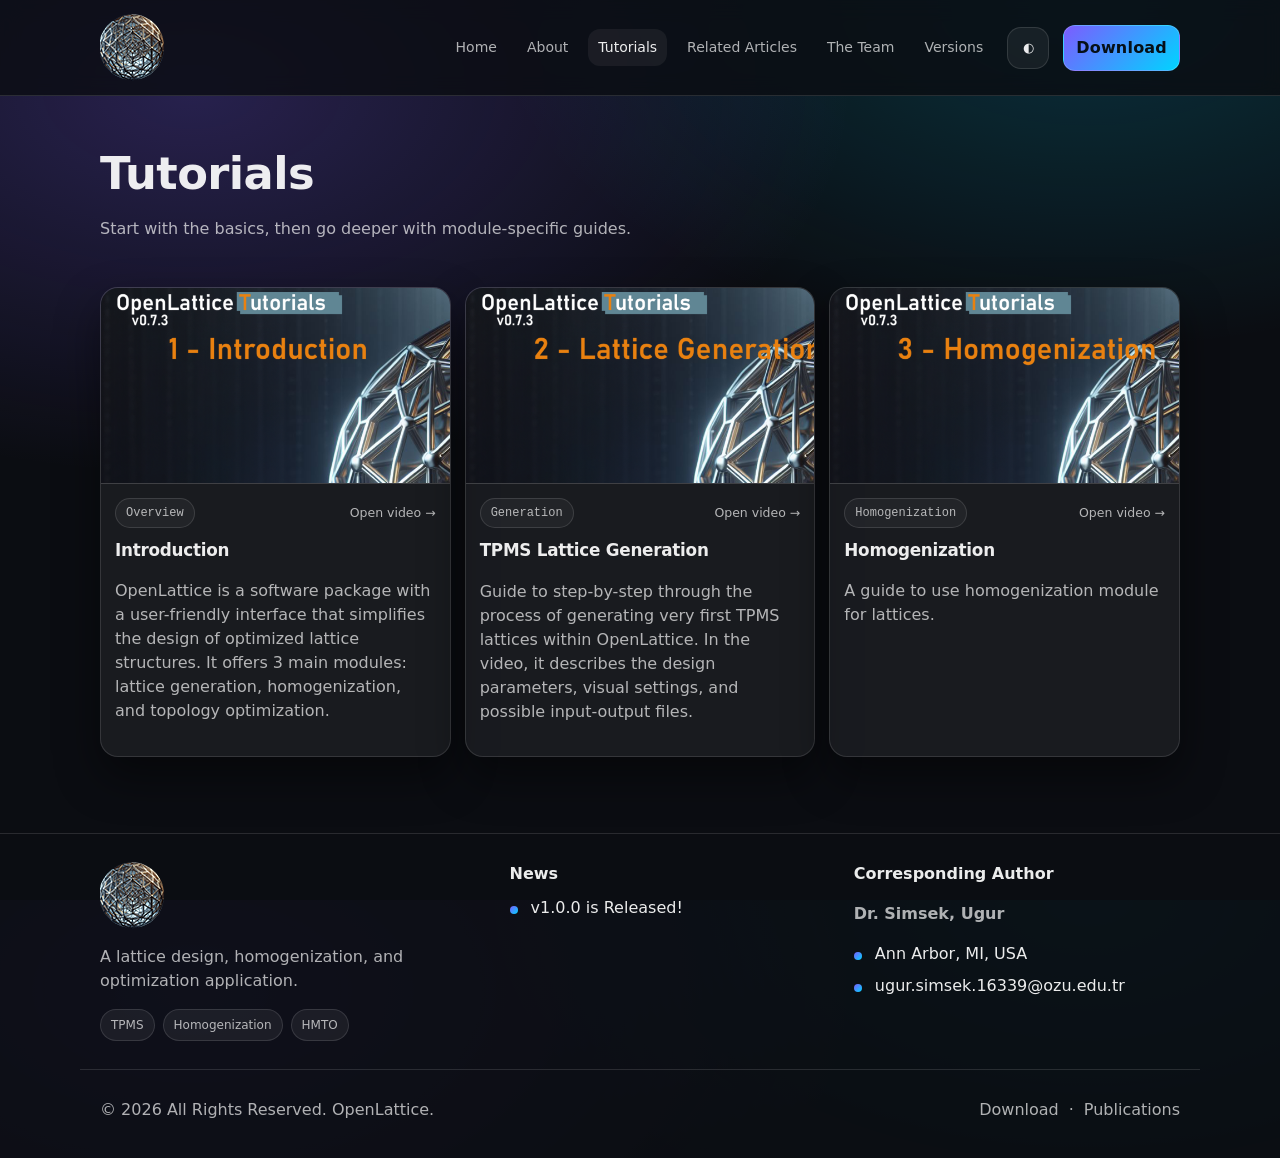
<file: tutorials.html>
<!doctype html>
<html lang="en">
<head>
  <meta charset="utf-8" />
  <meta name="viewport" content="width=device-width,initial-scale=1" />
  <meta name="color-scheme" content="dark light" />
  <title>Tutorials · OpenLattice</title>
  <meta name="description" content="OpenLattice tutorials and video guides." />
  <link rel="preconnect" href="https://fonts.gstatic.com" crossorigin>
  <link rel="stylesheet" href="assets/styles.css" />
  <script defer src="assets/site.js"></script>
</head>
<body>
  <a class="skip" href="#content">Skip to content</a>

  <header class="site-header" data-active="tutorials">
    <div class="wrap header-inner">
      <a class="brand" href="index.html" aria-label="OpenLattice home">
        <img class="logo" src="images/logo.png" alt="OpenLattice logo" data-fallback="mark">
      </a>

      <nav class="nav" aria-label="Primary navigation">
        <button class="nav-toggle" type="button" aria-expanded="false" aria-controls="nav-links">
          <span class="sr-only">Toggle menu</span>
          <span class="burger" aria-hidden="true"></span>
        </button>

        <div id="nav-links" class="nav-links">
          <a class="nav-link" data-key="home" href="index.html">Home</a>
          <a class="nav-link" data-key="about" href="about.html">About</a>
          <a class="nav-link" data-key="tutorials" href="tutorials.html">Tutorials</a>
          <a class="nav-link" data-key="articles" href="releated_articles.html">Related Articles</a>
          <a class="nav-link" data-key="team" href="the_team.html">The Team</a>
          <a class="nav-link" data-key="versions" href="versions.html">Versions</a>
        </div>

        <button class="mode" type="button" aria-label="Toggle theme">
          <span class="mode-icon" aria-hidden="true">◐</span>
        </button>

        <a class="btn btn-primary btn-small" href="https://drive.google.com/drive/folders/1gREuPsOYKE9VTF8F9dK5JFAYSdkSBlb2?usp=sharing" target="_blank" rel="noreferrer">
          Download
        </a>
      </nav>
    </div>
  </header>

  <main id="content">
  
<section class="page-hero">
  <div class="wrap">
    <h1>Tutorials</h1>
    <p class="muted">Start with the basics, then go deeper with module-specific guides.</p>
  </div>
</section>

<section class="section">
  <div class="wrap">
    <div class="grid grid-3">
      
      <article class="card">
        <a class="card-media" href="https://drive.google.com/file/d/1IDa3PF3_bgasj7RV96zUw2UwHaKQkHKO/view?usp=drive_link" target="_blank" rel="noreferrer">
          <img src="images/tutorials/tutorial-1.png" alt="Introduction thumbnail">
        </a>
        <div class="card-body">
          <div class="card-top">
            <span class="badge">Overview</span>
            <a class="muted tiny" href="https://drive.google.com/file/d/1IDa3PF3_bgasj7RV96zUw2UwHaKQkHKO/view?usp=drive_link" target="_blank" rel="noreferrer">Open video →</a>
          </div>
          <h3 class="card-title">Introduction</h3>
          <p class="muted">OpenLattice is a software package with a user-friendly interface that simplifies the design of optimized lattice structures. It offers 3 main modules: lattice generation, homogenization, and topology optimization.</p>
        </div>
      </article>
    
      <article class="card">
        <a class="card-media" href="https://drive.google.com/file/d/1Srn9Q59AmMG2nuT-NOQtyXHhm6HNbdxq/view?usp=drive_link" target="_blank" rel="noreferrer">
          <img src="images/tutorials/tutorial-2.png" alt="TPMS Lattice Generation thumbnail">
        </a>
        <div class="card-body">
          <div class="card-top">
            <span class="badge">Generation</span>
            <a class="muted tiny" href="https://drive.google.com/file/d/1Srn9Q59AmMG2nuT-NOQtyXHhm6HNbdxq/view?usp=drive_link" target="_blank" rel="noreferrer">Open video →</a>
          </div>
          <h3 class="card-title">TPMS Lattice Generation</h3>
          <p class="muted">Guide to step-by-step through the process of generating very first TPMS lattices within OpenLattice. In the video, it describes the design parameters, visual settings, and possible input-output files.</p>
        </div>
      </article>
    
      <article class="card">
        <a class="card-media" href="https://drive.google.com/file/d/1-3_PxZrdZ8cCVgVgAwj5nIq9VIFNqQeg/view?usp=drive_link" target="_blank" rel="noreferrer">
          <img src="images/tutorials/tutorial-3.png" alt="Homogenization thumbnail">
        </a>
        <div class="card-body">
          <div class="card-top">
            <span class="badge">Homogenization</span>
            <a class="muted tiny" href="https://drive.google.com/file/d/1-3_PxZrdZ8cCVgVgAwj5nIq9VIFNqQeg/view?usp=drive_link" target="_blank" rel="noreferrer">Open video →</a>
          </div>
          <h3 class="card-title">Homogenization</h3>
          <p class="muted">A guide to use homogenization module for lattices.</p>
        </div>
      </article>
    
    </div>
  </div>
</section>

  </main>

  <footer class="site-footer">
    <div class="wrap footer-grid">
      <div class="footer-block">
        <div class="brand footer-brand">
          <img class="logo" src="images/logo.png" alt="OpenLattice logo" data-fallback="mark">
        </div>
        <p class="muted">A lattice design, homogenization, and optimization application.</p>
        <div class="pill-row">
          <span class="pill">TPMS</span>
          <span class="pill">Homogenization</span>
          <span class="pill">HMTO</span>
        </div>
      </div>

      <div class="footer-block">
        <h3>News</h3>
        <ul class="list">
          <li><span class="dot"></span> v1.0.0 is Released!</li>
        </ul>
      </div>

      <div class="footer-block">
        <h3>Corresponding Author</h3>
        <p class="muted"><strong>Dr. Simsek, Ugur</strong></p>
        <ul class="list">
          <li><span class="dot"></span> Ann Arbor, MI, USA</li>
          <li><span class="dot"></span> <a href="mailto:ugur.simsek.16339@ozu.edu.tr">ugur.simsek.16339@ozu.edu.tr</a></li>
        </ul>
      </div>
    </div>

    <div class="wrap footer-bottom">
      <p class="muted">© 2026 All Rights Reserved. OpenLattice.</p>
      <div class="footer-actions">
        <a class="muted" href="https://drive.google.com/drive/folders/1gREuPsOYKE9VTF8F9dK5JFAYSdkSBlb2?usp=sharing" target="_blank" rel="noreferrer">Download</a>
        <span class="muted">·</span>
        <a class="muted" href="releated_articles.html">Publications</a>
      </div>
    </div>
  </footer>
</body>
</html>
</file>
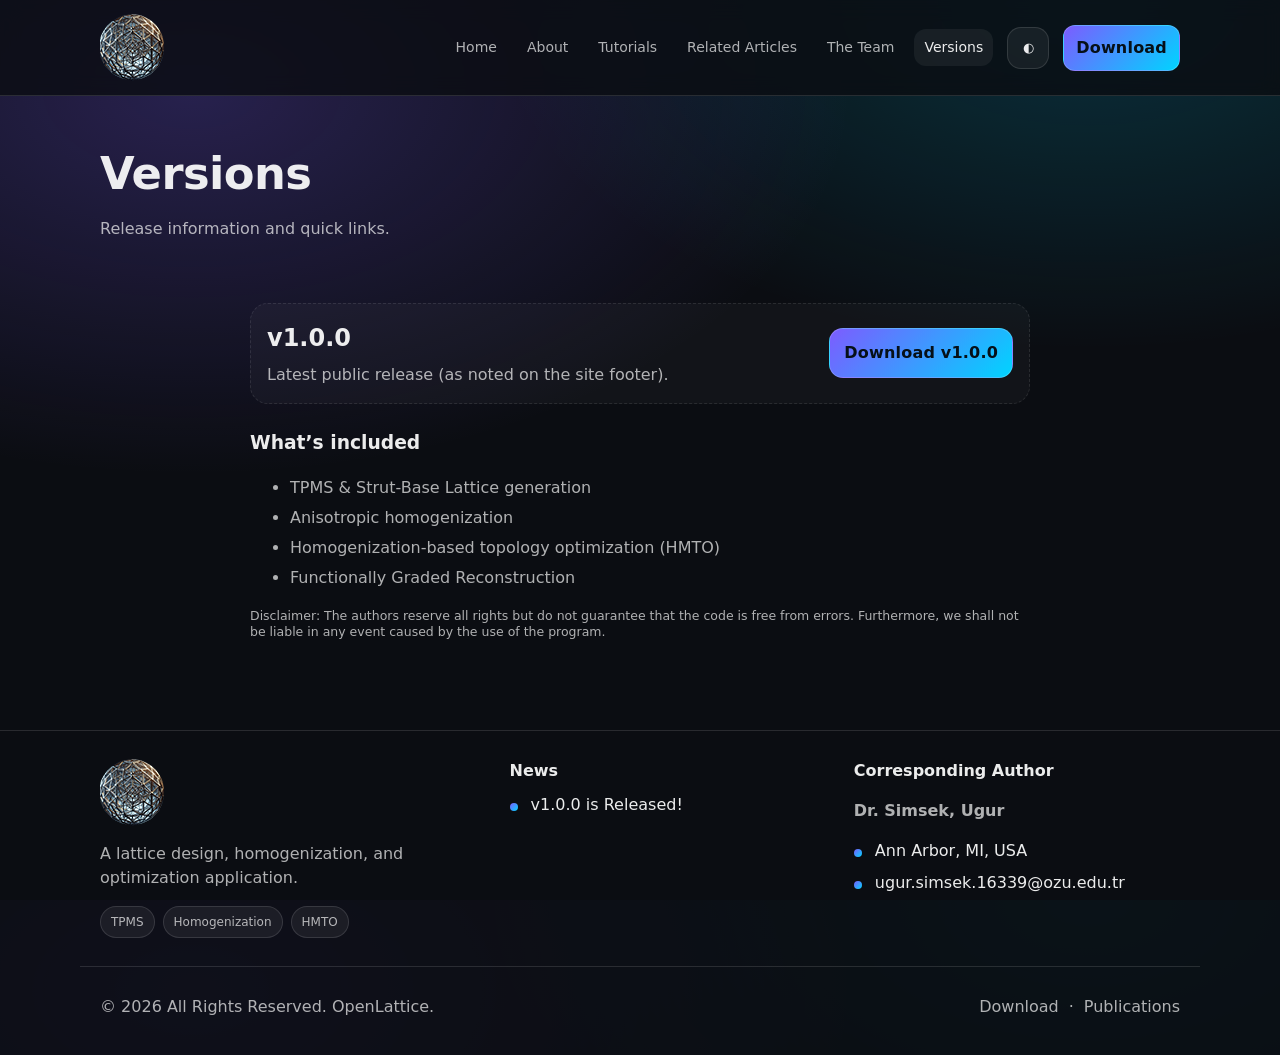
<file: versions.html>
<!doctype html>
<html lang="en">
<head>
  <meta charset="utf-8" />
  <meta name="viewport" content="width=device-width,initial-scale=1" />
  <meta name="color-scheme" content="dark light" />
  <title>Versions · OpenLattice</title>
  <meta name="description" content="OpenLattice releases and download links." />
  <link rel="preconnect" href="https://fonts.gstatic.com" crossorigin>
  <link rel="stylesheet" href="assets/styles.css" />
  <script defer src="assets/site.js"></script>
</head>
<body>
  <a class="skip" href="#content">Skip to content</a>

  <header class="site-header" data-active="versions">
    <div class="wrap header-inner">
      <a class="brand" href="index.html" aria-label="OpenLattice home">
        <img class="logo" src="images/logo.png" alt="OpenLattice logo" data-fallback="mark">
      </a>

      <nav class="nav" aria-label="Primary navigation">
        <button class="nav-toggle" type="button" aria-expanded="false" aria-controls="nav-links">
          <span class="sr-only">Toggle menu</span>
          <span class="burger" aria-hidden="true"></span>
        </button>

        <div id="nav-links" class="nav-links">
          <a class="nav-link" data-key="home" href="index.html">Home</a>
          <a class="nav-link" data-key="about" href="about.html">About</a>
          <a class="nav-link" data-key="tutorials" href="tutorials.html">Tutorials</a>
          <a class="nav-link" data-key="articles" href="releated_articles.html">Related Articles</a>
          <a class="nav-link" data-key="team" href="the_team.html">The Team</a>
          <a class="nav-link" data-key="versions" href="versions.html">Versions</a>
        </div>

        <button class="mode" type="button" aria-label="Toggle theme">
          <span class="mode-icon" aria-hidden="true">◐</span>
        </button>

        <a class="btn btn-primary btn-small" href="https://drive.google.com/drive/folders/1gREuPsOYKE9VTF8F9dK5JFAYSdkSBlb2?usp=sharing" target="_blank" rel="noreferrer">
          Download
        </a>
      </nav>
    </div>
  </header>

  <main id="content">
  
<section class="page-hero">
  <div class="wrap">
    <h1>Versions</h1>
    <p class="muted">Release information and quick links.</p>
  </div>
</section>

<section class="section">
  <div class="wrap narrow">
    <div class="callout">
      <div>
        <h2 style="margin:0">v1.0.0</h2>
        <p class="muted" style="margin-top:.4rem">Latest public release (as noted on the site footer).</p>
      </div>
      <a class="btn btn-primary" href="https://drive.google.com/drive/folders/1gREuPsOYKE9VTF8F9dK5JFAYSdkSBlb2?usp=sharing" target="_blank" rel="noreferrer">Download v1.0.0</a>
    </div>

    <h3 style="margin-top:1.6rem">What’s included</h3>
    <ul class="bullets">
      <li>TPMS & Strut-Base Lattice generation</li>
      <li>Anisotropic homogenization</li>
      <li>Homogenization-based topology optimization (HMTO)</li>
      <li>Functionally Graded Reconstruction</li>
    </ul>

    <p class="muted tiny" style="margin-top:1.1rem">Disclaimer: The authors reserve all rights but do not guarantee that the code is free from errors. Furthermore, we shall not be liable in any event caused by the use of the program.</p>
  </div>
</section>

  </main>

  <footer class="site-footer">
    <div class="wrap footer-grid">
      <div class="footer-block">
        <div class="brand footer-brand">
          <img class="logo" src="images/logo.png" alt="OpenLattice logo" data-fallback="mark">
        </div>
        <p class="muted">A lattice design, homogenization, and optimization application.</p>
        <div class="pill-row">
          <span class="pill">TPMS</span>
          <span class="pill">Homogenization</span>
          <span class="pill">HMTO</span>
        </div>
      </div>

      <div class="footer-block">
        <h3>News</h3>
        <ul class="list">
          <li><span class="dot"></span> v1.0.0 is Released!</li>
        </ul>
      </div>

      <div class="footer-block">
        <h3>Corresponding Author</h3>
        <p class="muted"><strong>Dr. Simsek, Ugur</strong></p>
        <ul class="list">
          <li><span class="dot"></span> Ann Arbor, MI, USA</li>
          <li><span class="dot"></span> <a href="mailto:ugur.simsek.16339@ozu.edu.tr">ugur.simsek.16339@ozu.edu.tr</a></li>
        </ul>
      </div>
    </div>

    <div class="wrap footer-bottom">
      <p class="muted">© 2026 All Rights Reserved. OpenLattice.</p>
      <div class="footer-actions">
        <a class="muted" href="https://drive.google.com/drive/folders/1gREuPsOYKE9VTF8F9dK5JFAYSdkSBlb2?usp=sharing" target="_blank" rel="noreferrer">Download</a>
        <span class="muted">·</span>
        <a class="muted" href="releated_articles.html">Publications</a>
      </div>
    </div>
  </footer>
</body>
</html>
</file>
<file: assets/styles.css>
:root{
  --bg: #0b0d12;
  --panel: rgba(255,255,255,.06);
  --panel-2: rgba(255,255,255,.04);
  --text: rgba(255,255,255,.92);
  --muted: rgba(255,255,255,.68);
  --border: rgba(255,255,255,.12);
  --shadow: 0 20px 45px rgba(0,0,0,.45);
  --accent: #7c5cff;
  --accent-2: #00d4ff;
  --radius: 18px;
  --wrap: 1120px;
  --mono: ui-monospace, SFMono-Regular, Menlo, Monaco, Consolas, "Liberation Mono","Courier New", monospace;
  --sans: ui-sans-serif, system-ui, -apple-system, Segoe UI, Roboto, Helvetica, Arial, "Apple Color Emoji","Segoe UI Emoji";
}
:root[data-theme="light"]{
  --bg: #f7f8fb;
  --panel: rgba(0,0,0,.04);
  --panel-2: rgba(0,0,0,.03);
  --text: rgba(10,14,20,.92);
  --muted: rgba(10,14,20,.65);
  --border: rgba(10,14,20,.14);
  --shadow: 0 18px 40px rgba(0,0,0,.12);
}

*{ box-sizing: border-box; }
html,body{ height: 100%; }
body{
  margin:0;
  font-family: var(--sans);
  background: radial-gradient(1200px 700px at 15% 10%, rgba(124,92,255,.25), transparent 55%),
              radial-gradient(1200px 700px at 85% 0%, rgba(0,212,255,.18), transparent 50%),
              var(--bg);
  color: var(--text);
  line-height: 1.5;
}

a{ color: inherit; text-decoration: none; }
a:hover{ text-decoration: underline; }

.wrap{ max-width: var(--wrap); margin: 0 auto; padding: 0 20px; }

.skip{
  position:absolute; left:-999px; top:10px;
  background: var(--text); color: var(--bg);
  padding: 10px 12px; border-radius: 10px;
}
.skip:focus{ left: 10px; z-index: 999; }

.site-header{
  position: sticky; top: 0; z-index: 50;
  backdrop-filter: blur(10px);
  background: color-mix(in srgb, var(--bg) 80%, transparent);
  border-bottom: 1px solid var(--border);
}
.header-inner{
  display:flex; align-items:center; justify-content: space-between;
  padding: 14px 20px;
}
.brand{ display:flex; align-items:center; gap: 10px; }
.brand-text{ font-weight: 650; letter-spacing: .2px; }
.mark{
  width: 14px; height: 14px; border-radius: 5px;
  background: linear-gradient(135deg, var(--accent), var(--accent-2));
  box-shadow: 0 0 0 6px color-mix(in srgb, var(--accent) 25%, transparent);
}

.nav{ display:flex; align-items:center; gap: 14px; }
.nav-links{ display:flex; align-items:center; gap: 10px; }
.nav-link{
  padding: 8px 10px;
  border-radius: 12px;
  color: var(--muted);
  font-size: 14px;
}
.nav-link:hover{ background: var(--panel); color: var(--text); text-decoration: none; }
.site-header[data-active="home"] .nav-link[data-key="home"],
.site-header[data-active="about"] .nav-link[data-key="about"],
.site-header[data-active="tutorials"] .nav-link[data-key="tutorials"],
.site-header[data-active="articles"] .nav-link[data-key="articles"],
.site-header[data-active="team"] .nav-link[data-key="team"],
.site-header[data-active="versions"] .nav-link[data-key="versions"]{
  background: var(--panel);
  color: var(--text);
}

.nav-toggle{
  display:none;
  width: 42px; height: 42px;
  border-radius: 14px;
  border: 1px solid var(--border);
  background: var(--panel);
  color: var(--text);
}
.burger{
  display:block;
  width: 18px; height: 2px;
  background: currentColor;
  margin: 0 auto;
  position: relative;
}
.burger::before, .burger::after{
  content:"";
  position:absolute; left:0;
  width: 18px; height: 2px;
  background: currentColor;
}
.burger::before{ top: -6px; }
.burger::after{ top: 6px; }

.mode{
  width: 42px; height: 42px;
  border-radius: 14px;
  border: 1px solid var(--border);
  background: var(--panel);
  color: var(--text);
  cursor: pointer;
}
.mode:hover{ filter: brightness(1.05); }

.btn{
  display:inline-flex; align-items:center; justify-content:center;
  gap: 8px;
  padding: 12px 14px;
  border-radius: 14px;
  border: 1px solid transparent;
  font-weight: 650;
  letter-spacing: .2px;
  text-decoration: none !important;
  transition: transform .08s ease, filter .08s ease, background .15s ease;
}
.btn:active{ transform: translateY(1px); }
.btn-small{ padding: 10px 12px; border-radius: 12px; font-weight: 600; }
.btn-primary{
  background: linear-gradient(135deg, var(--accent), var(--accent-2));
  color: #061018;
  border-color: rgba(255,255,255,.18);
}
.btn-secondary{
  background: var(--panel);
  border-color: var(--border);
  color: var(--text);
}
.btn-ghost{
  background: transparent;
  border-color: var(--border);
  color: var(--text);
}
.btn:hover{ filter: brightness(1.04); }

.hero{
  position: relative;
  padding: 56px 0 10px;
  overflow:hidden;
}
.bg-shape{
  position:absolute; inset:auto -30% -55% -30%;
  height: 380px;
  background: radial-gradient(closest-side, rgba(124,92,255,.18), transparent 65%);
  filter: blur(18px);
  transform: rotate(8deg);
}
.hero-grid{
  display:grid;
  grid-template-columns: 1.2fr .8fr;
  gap: 26px;
  align-items: start;
}
.kicker{
  color: var(--muted);
  font-family: var(--mono);
  font-size: 12px;
  letter-spacing: .6px;
  text-transform: uppercase;
}
.hero h1{
  margin: 10px 0 6px;
  font-size: clamp(2.4rem, 5vw, 3.5rem);
  letter-spacing: -0.6px;
}
.lead{
  margin: 0 0 18px;
  font-size: 1.1rem;
  color: var(--muted);
  max-width: 56ch;
}
.cta{ display:flex; flex-wrap: wrap; gap: 10px; margin: 14px 0 14px; }

.hero-panel{ display:grid; gap: 12px; }
.panel{
  padding: 16px 16px;
  border-radius: var(--radius);
  border: 1px solid var(--border);
  background: var(--panel);
  box-shadow: var(--shadow);
}
.panel.subtle{ background: var(--panel-2); box-shadow: none; }
.panel-header{ display:flex; align-items:center; justify-content: space-between; gap: 10px; margin-bottom: 10px; }
.panel-actions{ display:flex; gap: 10px; margin-top: 12px; flex-wrap: wrap; }

.badge{
  display:inline-flex;
  padding: 5px 10px;
  border-radius: 999px;
  border: 1px solid var(--border);
  background: color-mix(in srgb, var(--panel) 70%, transparent);
  font-size: 12px;
  color: var(--muted);
  font-family: var(--mono);
}
.pill-row{ display:flex; flex-wrap: wrap; gap: 8px; margin-top: 12px; }
.pill{
  display:inline-flex;
  padding: 6px 10px;
  border-radius: 999px;
  background: var(--panel);
  border: 1px solid var(--border);
  color: var(--muted);
  font-size: 12px;
}

.section{ padding: 36px 0; }
.section-head{ margin-bottom: 16px; }
.section-head h2{ margin: 0 0 8px; font-size: 1.6rem; letter-spacing: -0.4px; }
.row-between{ display:flex; align-items:flex-end; justify-content: space-between; gap: 14px; }

.muted{ color: var(--muted); }
.tiny{ font-size: 12.5px; line-height: 1.35; }
.sr-only{ position:absolute; width:1px; height:1px; padding:0; margin:-1px; overflow:hidden; clip: rect(0,0,0,0); white-space: nowrap; border:0; }

.grid{ display:grid; gap: 14px; }
.grid-3{ grid-template-columns: repeat(3, minmax(0,1fr)); }
.grid-2{ grid-template-columns: repeat(2, minmax(0,1fr)); }
.narrow{ max-width: 820px; }

.card{
  border-radius: var(--radius);
  border: 1px solid var(--border);
  background: var(--panel);
  box-shadow: var(--shadow);
  overflow:hidden;
  min-height: 100%;
}
.card-media{
  display:block;
  aspect-ratio: 16/9;
  overflow:hidden;
  border-bottom: 1px solid var(--border);
  background: color-mix(in srgb, var(--panel) 80%, transparent);
}
.card-media img{
  width:100%; height:100%;
  object-fit: cover;
  transform: scale(1.02);
}
.card-body{ padding: 14px 14px 16px; }
.card-top{ display:flex; align-items:center; justify-content: space-between; gap: 10px; margin-bottom: 10px; }
.card-title{ margin: 0 0 8px; font-size: 1.05rem; letter-spacing: -0.25px; }
.card-actions{ margin-top: 12px; display:flex; gap: 10px; flex-wrap: wrap; }

.feature{
  padding: 16px;
  border-radius: var(--radius);
  border: 1px solid var(--border);
  background: var(--panel-2);
}
.feature h3{ margin: 0 0 6px; font-size: 1.05rem; }
.feature p{ margin: 0; }

.callout{
  margin-top: 16px;
  padding: 16px;
  border-radius: var(--radius);
  border: 1px dashed color-mix(in srgb, var(--border) 80%, transparent);
  background: color-mix(in srgb, var(--panel) 55%, transparent);
  display:flex; align-items:center; justify-content: space-between; gap: 16px;
}
.callout h3{ margin: 0 0 6px; }
.callout p{ margin: 0; }

.page-hero{
  padding: 44px 0 10px;
}
.page-hero h1{ margin: 0; font-size: clamp(2rem, 4vw, 2.8rem); letter-spacing: -0.6px; }
.page-hero p{ margin: 10px 0 0; max-width: 70ch; }

.person .person-top{
  display:flex; gap: 12px; align-items: center;
  padding: 14px 14px 0;
}
.person .card-title{ margin: 0; }
.avatar{
  width: 56px; height: 56px; border-radius: 16px;
  object-fit: cover;
  border: 1px solid var(--border);
}
.person .muted{ padding: 0 14px; }
.person .pill-row{ padding: 0 14px 14px; margin-top: 10px; }
.divider{ height: 1px; background: var(--border); margin: 10px 14px; }

.site-footer{
  margin-top: 40px;
  border-top: 1px solid var(--border);
  background: color-mix(in srgb, var(--bg) 85%, transparent);
}
.footer-grid{
  padding: 28px 20px;
  display:grid;
  grid-template-columns: 1.2fr 1fr 1fr;
  gap: 18px;
}
.footer-block h3{ margin: 0 0 10px; font-size: 1rem; }
.footer-brand{ margin-bottom: 10px; }
.footer-bottom{
  padding: 12px 20px 20px;
  display:flex; align-items:center; justify-content: space-between; gap: 12px;
  border-top: 1px solid var(--border);
}
.footer-actions{ display:flex; align-items:center; gap: 10px; }
.list{ list-style:none; padding:0; margin:0; display:grid; gap: 8px; }
.dot{
  display:inline-block; width: 8px; height: 8px;
  border-radius: 4px;
  background: linear-gradient(135deg, var(--accent), var(--accent-2));
  margin-right: 8px;
  transform: translateY(1px);
}
.bullets{ margin: 10px 0 0; color: var(--muted); }
.bullets li{ margin: 6px 0; }

.toolbar{
  display:flex; align-items:center; justify-content: space-between; gap: 12px;
  margin-bottom: 14px;
  flex-wrap: wrap;
}
.search input{
  width: min(520px, 80vw);
  padding: 12px 12px;
  border-radius: 14px;
  border: 1px solid var(--border);
  background: var(--panel);
  color: var(--text);
  outline: none;
}
.search input:focus{ border-color: color-mix(in srgb, var(--accent) 55%, var(--border)); box-shadow: 0 0 0 6px color-mix(in srgb, var(--accent) 18%, transparent); }
.filters{ display:flex; gap: 8px; flex-wrap: wrap; }
.chip{
  padding: 8px 10px;
  border-radius: 999px;
  border: 1px solid var(--border);
  background: var(--panel-2);
  color: var(--muted);
  cursor: pointer;
}
.chip.is-active{ background: var(--panel); color: var(--text); }

@media (max-width: 980px){
  .hero-grid{ grid-template-columns: 1fr; }
  .grid-3{ grid-template-columns: 1fr; }
  .grid-2{ grid-template-columns: 1fr; }
  .footer-grid{ grid-template-columns: 1fr; }
  .footer-bottom{ flex-direction: column; align-items: flex-start; }
  .nav-toggle{ display:inline-flex; align-items:center; justify-content:center; }
  .nav-links{
    display:none;
    position:absolute;
    right: 20px;
    top: 66px;
    padding: 12px;
    border-radius: 16px;
    border: 1px solid var(--border);
    background: color-mix(in srgb, var(--bg) 90%, transparent);
    backdrop-filter: blur(10px);
    box-shadow: var(--shadow);
    flex-direction: column;
    gap: 6px;
    min-width: 220px;
  }
  .nav-links.is-open{ display:flex; }
  .nav{ position: relative; }
}
</file>
